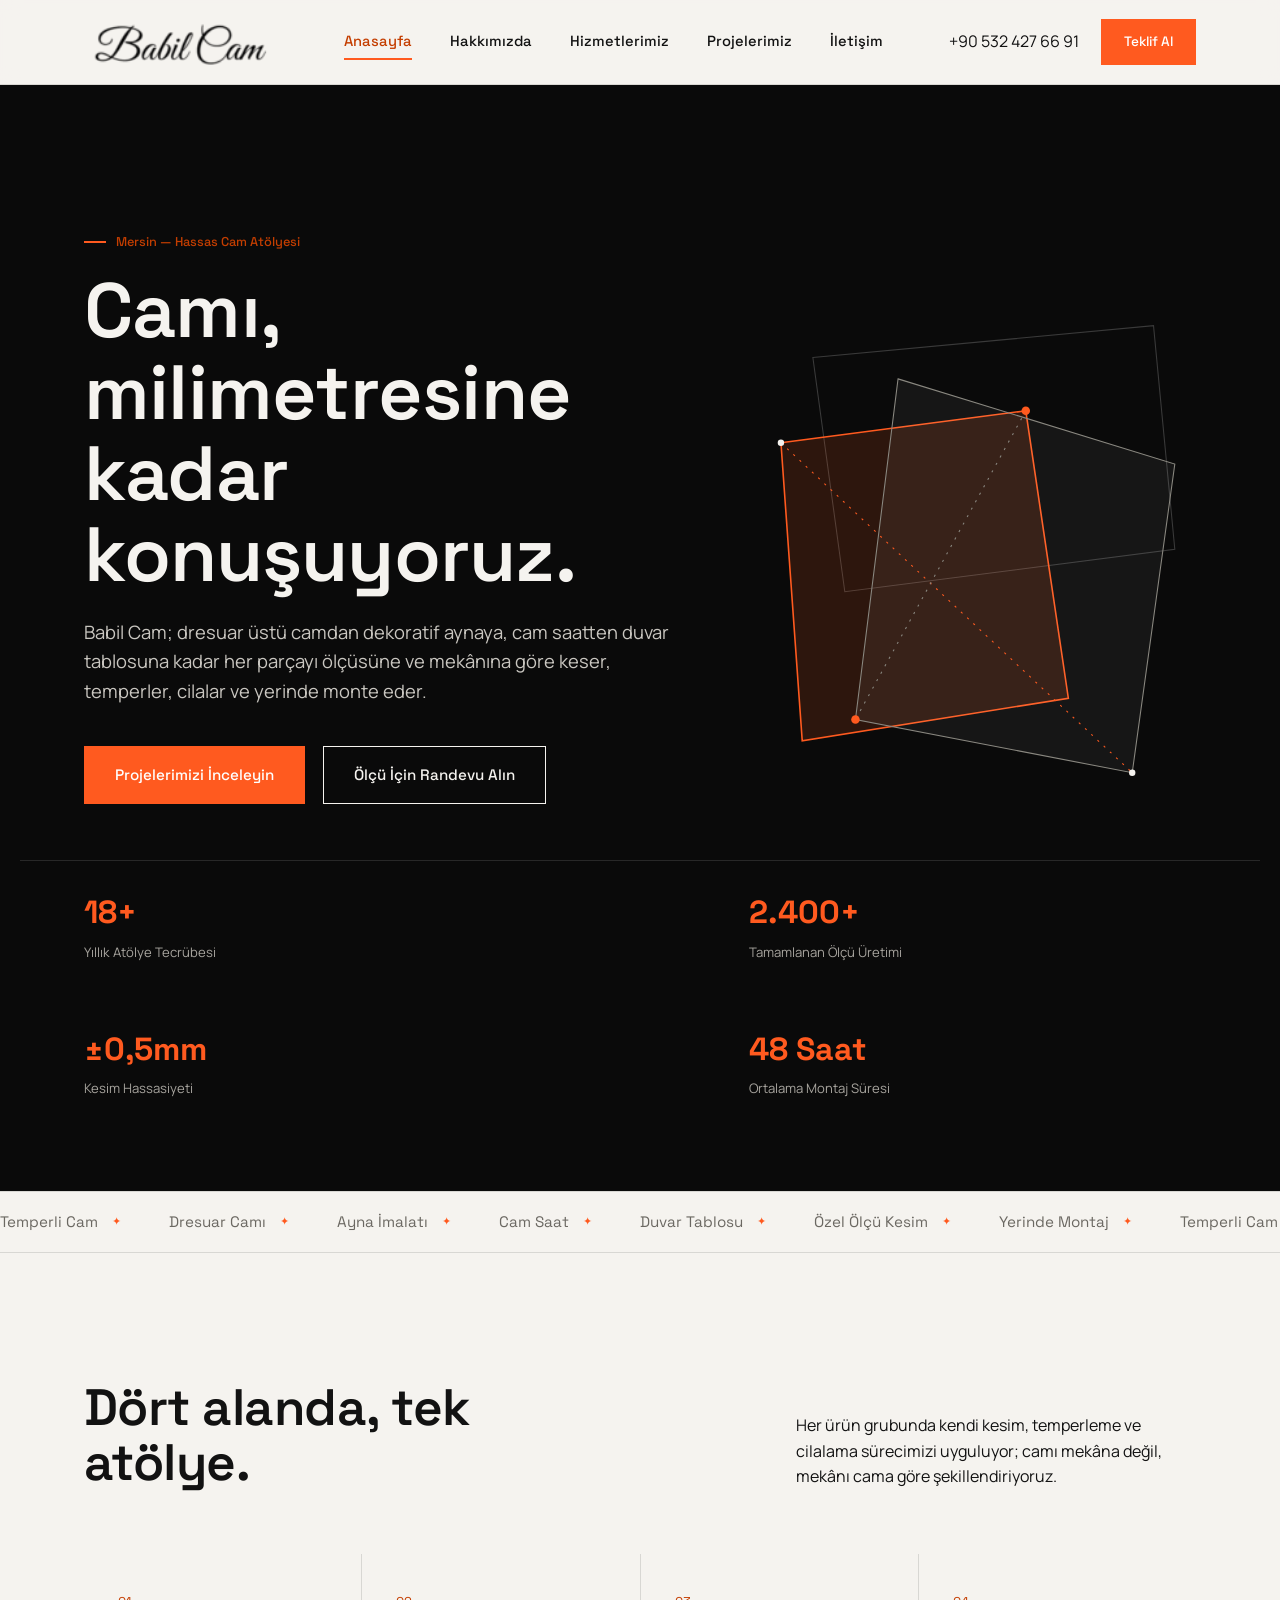
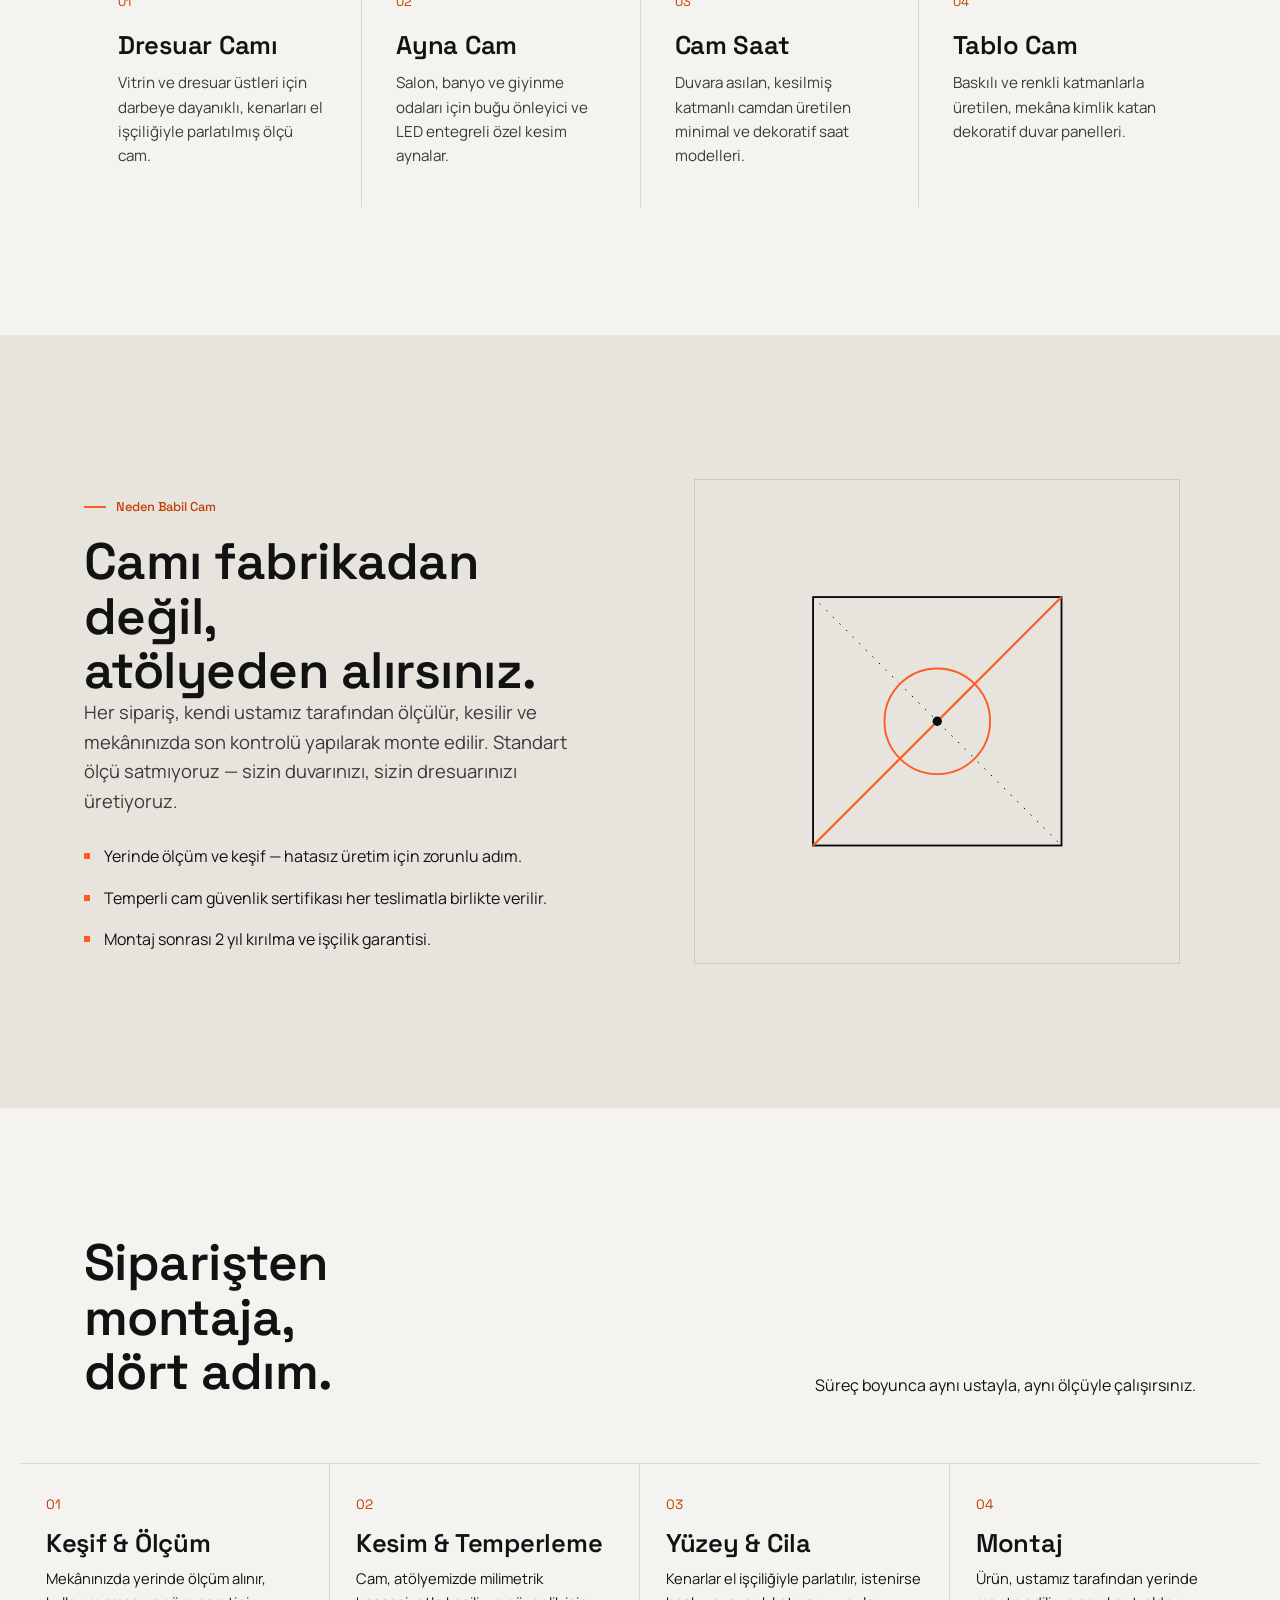
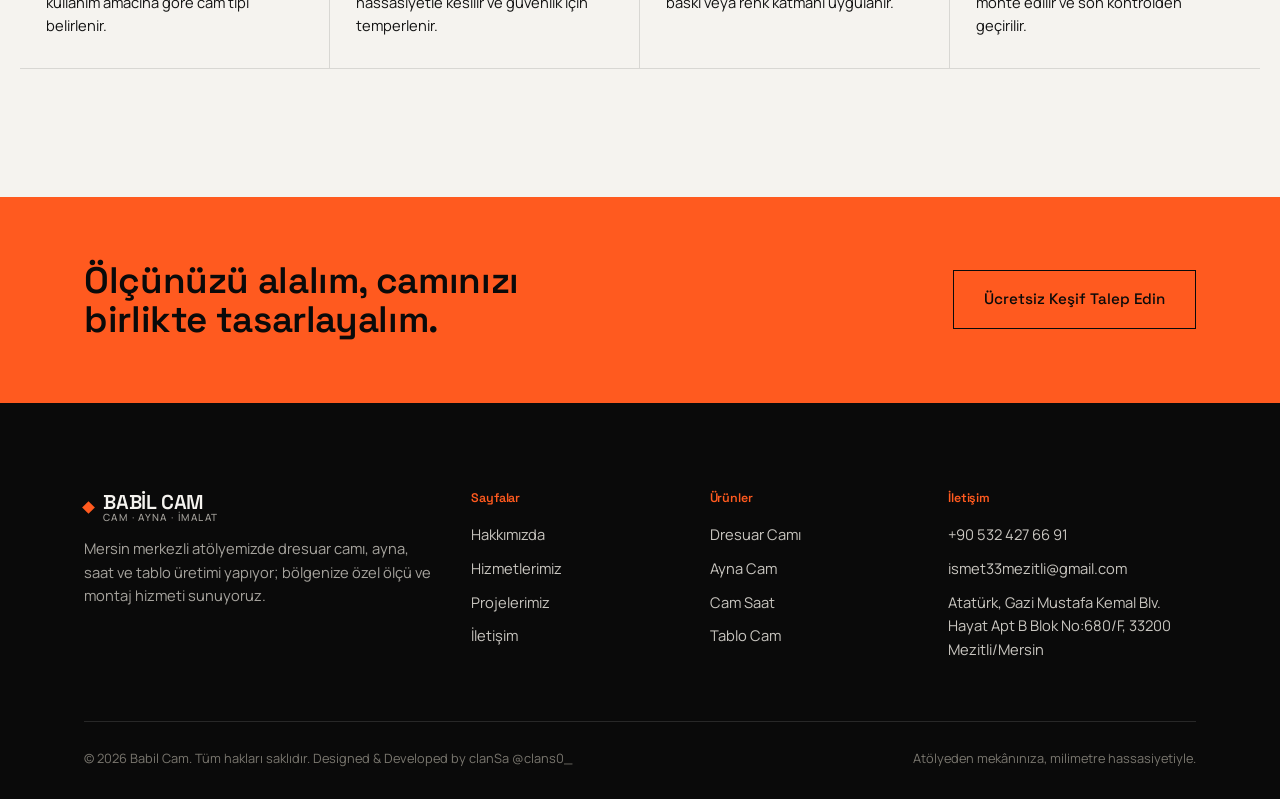
<file: index.html>
<!DOCTYPE html>
<html lang="tr">
<head>
<meta charset="UTF-8">
<meta name="viewport" content="width=device-width, initial-scale=1.0">
<title>Babil Cam — Hassas Cam ve Ayna İmalatı</title>
<meta name="description" content="Babil Cam; dresuar camı, ayna, dekoratif saat ve tablo üretiminde temperli cam işçiliği ile projelerinize özel çözümler sunar.">
<link rel="preconnect" href="https://fonts.googleapis.com">
<link rel="preconnect" href="https://fonts.gstatic.com" crossorigin>
<link href="https://fonts.googleapis.com/css2?family=Space+Grotesk:wght@500;600;700&family=Manrope:wght@400;500;600;700&display=swap" rel="stylesheet">
<link rel="stylesheet" href="style.css">
</head>
<body>

<header class="site-header">
  <div class="wrap">
    <a href="index.html" class="logo">
      <img src="babilcamlogo.webp" alt="Babil Cam" style="height: 48px; width: auto;">
    </a>
    <nav class="nav-main" id="nav-main">
      <a href="index.html" aria-current="page">Anasayfa</a>
      <a href="hakkimizda.html">Hakkımızda</a>
      <a href="hizmetlerimiz.html">Hizmetlerimiz</a>
      <a href="projelerimiz.html">Projelerimiz</a>
      <a href="iletisim.html">İletişim</a>
    </nav>
    <div class="nav-cta">
      <a href="tel:+905324276691">+90 532 427 66 91</a>
      <a href="iletisim.html" class="btn btn-primary">Teklif Al</a>
    </div>
    <button class="nav-toggle" aria-label="Menüyü aç" aria-expanded="false">
      <span></span><span></span><span></span>
    </button>
  </div>
</header>

<main>

  <!-- HERO -->
  <section class="hero">
    <div class="wrap">
      <div class="hero-copy">
        <span class="eyebrow">Mersin — Hassas Cam Atölyesi</span>
        <h1>Camı, milimetresine<br>kadar konuşuyoruz.</h1>
        <p class="lead">Babil Cam; dresuar üstü camdan dekoratif aynaya, cam saatten duvar tablosuna kadar her parçayı ölçüsüne ve mekânına göre keser, temperler, cilalar ve yerinde monte eder.</p>
        <div class="hero-actions">
          <a href="projelerimiz.html" class="btn btn-primary">Projelerimizi İnceleyin</a>
          <a href="iletisim.html" class="btn btn-ghost">Ölçü İçin Randevu Alın</a>
        </div>
      </div>
      <div class="hero-figure" aria-hidden="true">
        <svg viewBox="0 0 420 460" xmlns="http://www.w3.org/2000/svg">
          <polygon points="60,40 380,10 400,220 90,260" fill="none" stroke="#3a3a3a" stroke-width="1"/>
          <polygon points="30,120 260,90 300,360 50,400" fill="#ff5a1f" fill-opacity="0.14" stroke="#ff5a1f" stroke-width="1.5"/>
          <polygon points="140,60 400,140 360,430 100,380" fill="#f5f3ef" fill-opacity="0.05" stroke="#8a8880" stroke-width="1"/>
          <line x1="30" y1="120" x2="360" y2="430" stroke="#ff5a1f" stroke-width="1" stroke-dasharray="2 6"/>
          <line x1="260" y1="90" x2="100" y2="380" stroke="#8a8880" stroke-width="1" stroke-dasharray="2 6"/>
          <circle cx="260" cy="90" r="4" fill="#ff5a1f"/>
          <circle cx="100" cy="380" r="4" fill="#ff5a1f"/>
          <circle cx="30" cy="120" r="3" fill="#f5f3ef"/>
          <circle cx="360" cy="430" r="3" fill="#f5f3ef"/>
        </svg>
      </div>
    </div>

    <div class="hero-stats wrap">
      <div class="stat"><b>18+</b><span>Yıllık Atölye Tecrübesi</span></div>
      <div class="stat"><b>2.400+</b><span>Tamamlanan Ölçü Üretimi</span></div>
      <div class="stat"><b>±0,5mm</b><span>Kesim Hassasiyeti</span></div>
      <div class="stat"><b>48 Saat</b><span>Ortalama Montaj Süresi</span></div>
    </div>
  </section>

  <div class="marquee" aria-hidden="true">
    <div class="marquee-track">
      <span>Temperli Cam</span>
      <span>Dresuar Camı</span>
      <span>Ayna İmalatı</span>
      <span>Cam Saat</span>
      <span>Duvar Tablosu</span>
      <span>Özel Ölçü Kesim</span>
      <span>Yerinde Montaj</span>
    </div>
  </div>

  <!-- ÜRÜN ALANLARI -->
  <section class="section">
    <div class="wrap">
      <div class="section-head" data-reveal>
        <h2>Dört alanda, tek atölye.</h2>
        <p>Her ürün grubunda kendi kesim, temperleme ve cilalama sürecimizi uyguluyor; camı mekâna değil, mekânı cama göre şekillendiriyoruz.</p>
      </div>
      <div class="grid grid-4">
        <div class="panel" data-reveal>
          <span class="panel-num">01</span>
          <h3>Dresuar Camı</h3>
          <p>Vitrin ve dresuar üstleri için darbeye dayanıklı, kenarları el işçiliğiyle parlatılmış ölçü cam.</p>
        </div>
        <div class="panel" data-reveal>
          <span class="panel-num">02</span>
          <h3>Ayna Cam</h3>
          <p>Salon, banyo ve giyinme odaları için buğu önleyici ve LED entegreli özel kesim aynalar.</p>
        </div>
        <div class="panel" data-reveal>
          <span class="panel-num">03</span>
          <h3>Cam Saat</h3>
          <p>Duvara asılan, kesilmiş katmanlı camdan üretilen minimal ve dekoratif saat modelleri.</p>
        </div>
        <div class="panel" data-reveal>
          <span class="panel-num">04</span>
          <h3>Tablo Cam</h3>
          <p>Baskılı ve renkli katmanlarla üretilen, mekâna kimlik katan dekoratif duvar panelleri.</p>
        </div>
      </div>
    </div>
  </section>

  <!-- NEDEN BABİL -->
  <section class="section section--panel">
    <div class="wrap split">
      <div class="split-copy" data-reveal>
        <span class="eyebrow">Neden Babil Cam</span>
        <h2>Camı fabrikadan değil,<br>atölyeden alırsınız.</h2>
        <p class="lead">Her sipariş, kendi ustamız tarafından ölçülür, kesilir ve mekânınızda son kontrolü yapılarak monte edilir. Standart ölçü satmıyoruz — sizin duvarınızı, sizin dresuarınızı üretiyoruz.</p>
        <ul style="margin-top:28px; display:grid; gap:16px;">
          <li style="display:flex; gap:14px; align-items:flex-start;">
            <span style="width:6px;height:6px;background:#ff5a1f;margin-top:9px;flex:none;"></span>
            <span>Yerinde ölçüm ve keşif — hatasız üretim için zorunlu adım.</span>
          </li>
          <li style="display:flex; gap:14px; align-items:flex-start;">
            <span style="width:6px;height:6px;background:#ff5a1f;margin-top:9px;flex:none;"></span>
            <span>Temperli cam güvenlik sertifikası her teslimatla birlikte verilir.</span>
          </li>
          <li style="display:flex; gap:14px; align-items:flex-start;">
            <span style="width:6px;height:6px;background:#ff5a1f;margin-top:9px;flex:none;"></span>
            <span>Montaj sonrası 2 yıl kırılma ve işçilik garantisi.</span>
          </li>
        </ul>
      </div>
      <div class="split-figure" data-reveal aria-hidden="true">
        <svg viewBox="0 0 200 200" xmlns="http://www.w3.org/2000/svg">
          <rect x="20" y="20" width="160" height="160" fill="none" stroke="#0a0a0a" stroke-width="1.2"/>
          <line x1="20" y1="180" x2="180" y2="20" stroke="#ff5a1f" stroke-width="1.4"/>
          <line x1="20" y1="20" x2="180" y2="180" stroke="#0a0a0a" stroke-width="0.6" stroke-dasharray="1 5"/>
          <circle cx="100" cy="100" r="34" fill="none" stroke="#ff5a1f" stroke-width="1.2"/>
          <circle cx="100" cy="100" r="3" fill="#0a0a0a"/>
        </svg>
      </div>
    </div>
  </section>

  <!-- SÜREÇ -->
  <section class="section">
    <div class="wrap">
      <div class="section-head" data-reveal>
        <h2>Siparişten montaja,<br>dört adım.</h2>
        <p>Süreç boyunca aynı ustayla, aynı ölçüyle çalışırsınız.</p>
      </div>
    </div>
    <div class="wrap" style="padding:0;">
      <ul class="process" data-reveal>
        <li><span class="step-num">01</span><h3>Keşif &amp; Ölçüm</h3><p style="font-size:.92rem;margin-top:10px;">Mekânınızda yerinde ölçüm alınır, kullanım amacına göre cam tipi belirlenir.</p></li>
        <li><span class="step-num">02</span><h3>Kesim &amp; Temperleme</h3><p style="font-size:.92rem;margin-top:10px;">Cam, atölyemizde milimetrik hassasiyetle kesilir ve güvenlik için temperlenir.</p></li>
        <li><span class="step-num">03</span><h3>Yüzey &amp; Cila</h3><p style="font-size:.92rem;margin-top:10px;">Kenarlar el işçiliğiyle parlatılır, istenirse baskı veya renk katmanı uygulanır.</p></li>
        <li><span class="step-num">04</span><h3>Montaj</h3><p style="font-size:.92rem;margin-top:10px;">Ürün, ustamız tarafından yerinde monte edilir ve son kontrolden geçirilir.</p></li>
      </ul>
    </div>
  </section>

  <!-- STRIP CTA -->
  <section class="strip">
    <div class="wrap">
      <h2>Ölçünüzü alalım, camınızı birlikte tasarlayalım.</h2>
      <a href="iletisim.html" class="btn" style="border-color:#0a0a0a;">Ücretsiz Keşif Talep Edin</a>
    </div>
  </section>

</main>

<footer class="site-footer">
  <div class="wrap">
    <div class="footer-top">
      <div class="footer-brand">
        <a href="index.html" class="logo" style="color:#f5f3ef;">
          <span class="dot"></span>
          <span class="logo-text">BABİL CAM<span class="sub" style="color:#a7a49e;">CAM · AYNA · İMALAT</span></span>
        </a>
        <p>Mersin merkezli atölyemizde dresuar camı, ayna, saat ve tablo üretimi yapıyor; bölgenize özel ölçü ve montaj hizmeti sunuyoruz.</p>
      </div>
      <div>
        <h4>Sayfalar</h4>
        <ul>
          <li><a href="hakkimizda.html">Hakkımızda</a></li>
          <li><a href="hizmetlerimiz.html">Hizmetlerimiz</a></li>
          <li><a href="projelerimiz.html">Projelerimiz</a></li>
          <li><a href="iletisim.html">İletişim</a></li>
        </ul>
      </div>
      <div>
        <h4>Ürünler</h4>
        <ul>
          <li><a href="projelerimiz.html#dresuar">Dresuar Camı</a></li>
          <li><a href="projelerimiz.html#ayna">Ayna Cam</a></li>
          <li><a href="projelerimiz.html#saat">Cam Saat</a></li>
          <li><a href="projelerimiz.html#tablo">Tablo Cam</a></li>
        </ul>
      </div>
      <div>
        <h4>İletişim</h4>
        <ul>
          <li><a href="tel:+905324276691">+90 532 427 66 91</a></li>
          <li><a href="mailto:ismet33mezitli@gmail.com">ismet33mezitli@gmail.com</a></li>
          <li>Atatürk, Gazi Mustafa Kemal Blv. Hayat Apt B Blok No:680/F, 33200 Mezitli/Mersin</li>
        </ul>
      </div>
    </div>
    <div class="footer-bottom">
      <span>© 2026 Babil Cam. Tüm hakları saklıdır. Designed & Developed by clanSa @clans0_</span>
      <span>Atölyeden mekânınıza, milimetre hassasiyetiyle.</span>
    </div>
  </div>
</footer>

<script src="script.js"></script>
</body>
</html>
</file>
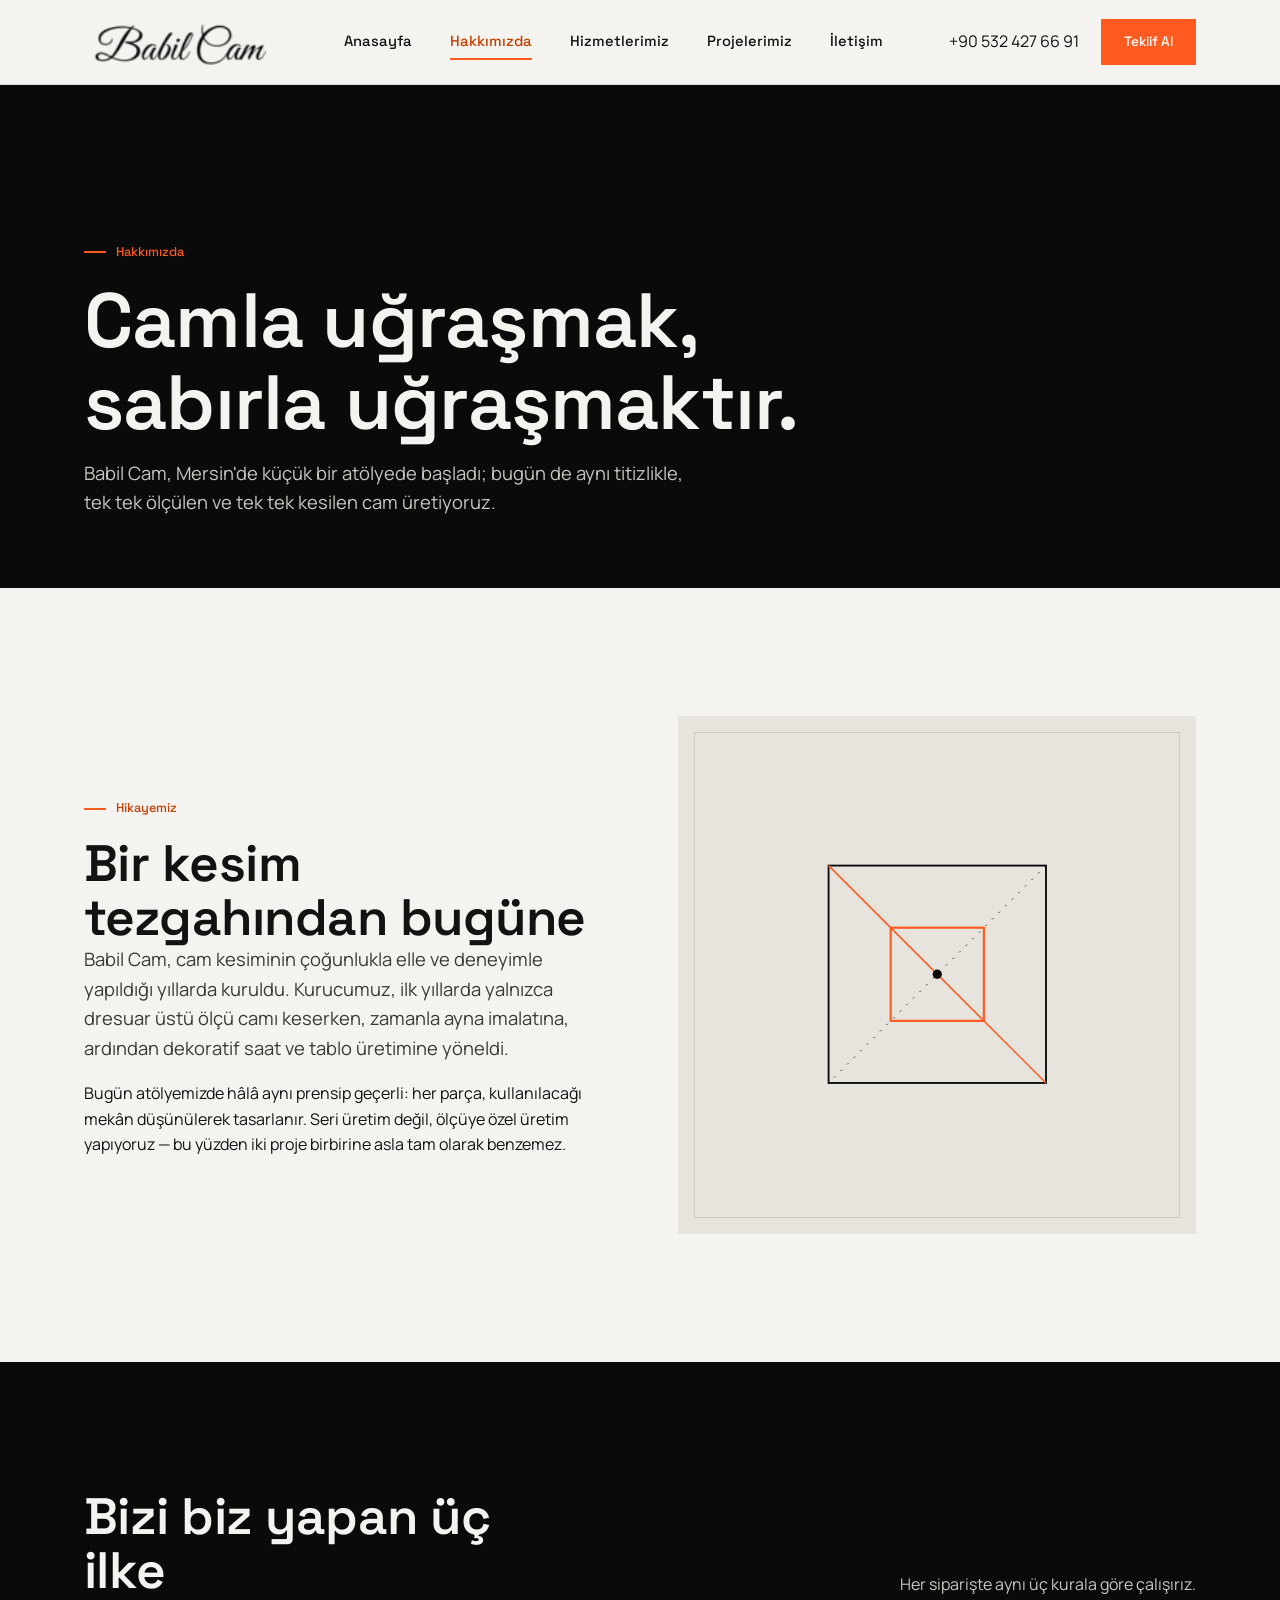
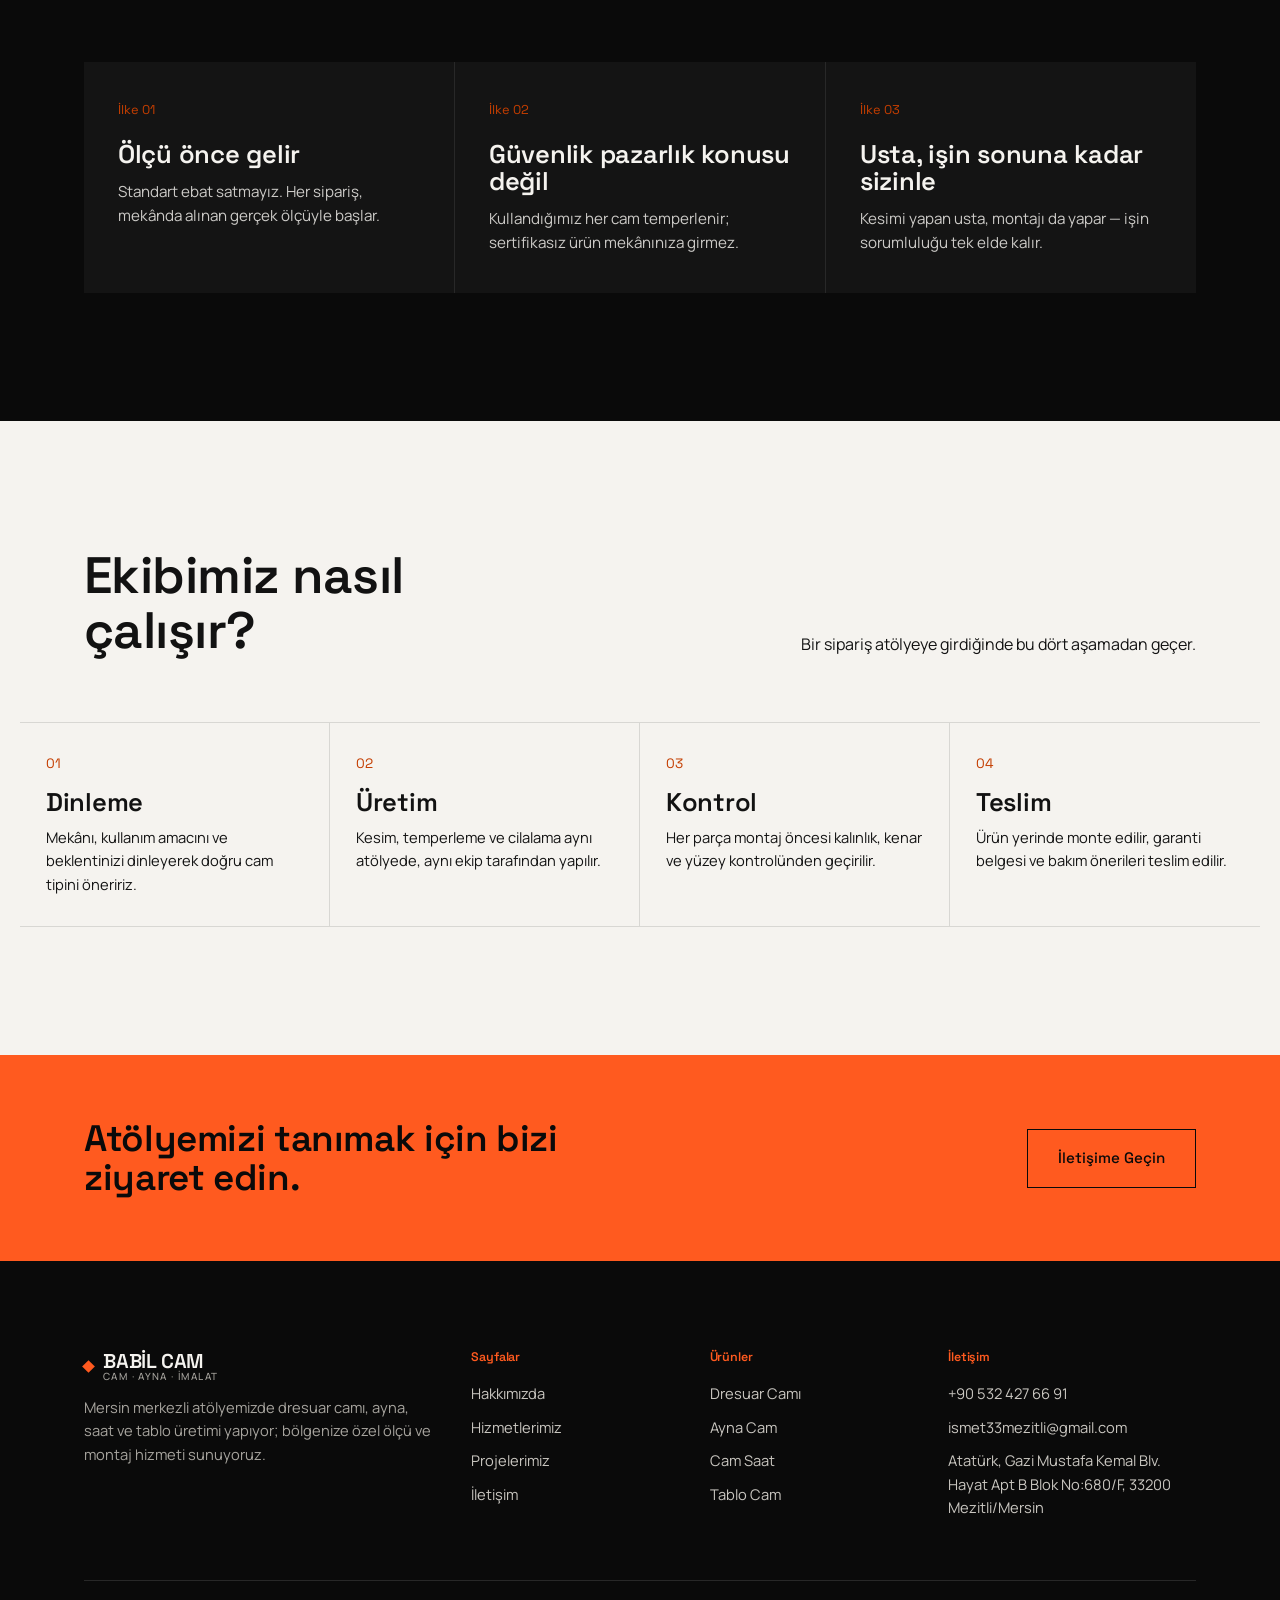
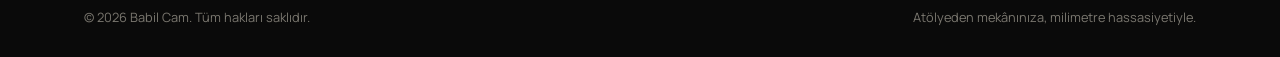
<file: hakkimizda.html>
<!DOCTYPE html>
<html lang="tr">
<head>
<meta charset="UTF-8">
<meta name="viewport" content="width=device-width, initial-scale=1.0">
<title>Hakkımızda — Babil Cam</title>
<meta name="description" content="Babil Cam'ın hikayesi, atölye değerleri ve üretim süreci hakkında bilgi alın.">
<link rel="preconnect" href="https://fonts.googleapis.com">
<link rel="preconnect" href="https://fonts.gstatic.com" crossorigin>
<link href="https://fonts.googleapis.com/css2?family=Space+Grotesk:wght@500;600;700&family=Manrope:wght@400;500;600;700&display=swap" rel="stylesheet">
<link rel="stylesheet" href="style.css">
</head>
<body>

<header class="site-header">
  <div class="wrap">
    <a href="index.html" class="logo">
      <img src="babilcamlogo.webp" alt="Babil Cam" style="height: 48px; width: auto;">
    </a>
    <nav class="nav-main" id="nav-main">
      <a href="index.html">Anasayfa</a>
      <a href="hakkimizda.html" aria-current="page">Hakkımızda</a>
      <a href="hizmetlerimiz.html">Hizmetlerimiz</a>
      <a href="projelerimiz.html">Projelerimiz</a>
      <a href="iletisim.html">İletişim</a>
    </nav>
    <div class="nav-cta">
      <a href="tel:+905324276691">+90 532 427 66 91</a>
      <a href="iletisim.html" class="btn btn-primary">Teklif Al</a>
    </div>
    <button class="nav-toggle" aria-label="Menüyü aç" aria-expanded="false">
      <span></span><span></span><span></span>
    </button>
  </div>
</header>

<main>

  <section class="page-header">
    <div class="wrap">
      <span class="eyebrow">Hakkımızda</span>
      <h1 style="max-width:16ch;">Camla uğraşmak,<br>sabırla uğraşmaktır.</h1>
      <p class="lead" style="max-width:56ch;">Babil Cam, Mersin'de küçük bir atölyede başladı; bugün de aynı titizlikle, tek tek ölçülen ve tek tek kesilen cam üretiyoruz.</p>
    </div>
  </section>

  <section class="section">
    <div class="wrap split">
      <div class="split-copy" data-reveal>
        <span class="eyebrow">Hikayemiz</span>
        <h2>Bir kesim tezgahından bugüne</h2>
        <p class="lead">Babil Cam, cam kesiminin çoğunlukla elle ve deneyimle yapıldığı yıllarda kuruldu. Kurucumuz, ilk yıllarda yalnızca dresuar üstü ölçü camı keserken, zamanla ayna imalatına, ardından dekoratif saat ve tablo üretimine yöneldi.</p>
        <p style="margin-top:18px;">Bugün atölyemizde hâlâ aynı prensip geçerli: her parça, kullanılacağı mekân düşünülerek tasarlanır. Seri üretim değil, ölçüye özel üretim yapıyoruz — bu yüzden iki proje birbirine asla tam olarak benzemez.</p>
      </div>
      <div class="split-figure" data-reveal aria-hidden="true">
        <svg viewBox="0 0 200 200" xmlns="http://www.w3.org/2000/svg">
          <rect x="30" y="30" width="140" height="140" fill="none" stroke="#0a0a0a" stroke-width="1.2"/>
          <line x1="30" y1="30" x2="170" y2="170" stroke="#ff5a1f" stroke-width="1"/>
          <line x1="170" y1="30" x2="30" y2="170" stroke="#0a0a0a" stroke-width="0.6" stroke-dasharray="1 5"/>
          <rect x="70" y="70" width="60" height="60" fill="none" stroke="#ff5a1f" stroke-width="1.4"/>
          <circle cx="100" cy="100" r="3" fill="#0a0a0a"/>
        </svg>
      </div>
    </div>
  </section>

  <section class="section section--dark">
    <div class="wrap">
      <div class="section-head" data-reveal>
        <h2>Bizi biz yapan üç ilke</h2>
        <p style="color:#c9c6c0;">Her siparişte aynı üç kurala göre çalışırız.</p>
      </div>
      <div class="grid grid-3" style="background:rgba(255,255,255,0.12);">
        <div class="panel" style="background:#141414;color:#f5f3ef;" data-reveal>
          <span class="panel-num">İlke 01</span>
          <h3>Ölçü önce gelir</h3>
          <p>Standart ebat satmayız. Her sipariş, mekânda alınan gerçek ölçüyle başlar.</p>
        </div>
        <div class="panel" style="background:#141414;color:#f5f3ef;" data-reveal>
          <span class="panel-num">İlke 02</span>
          <h3>Güvenlik pazarlık konusu değil</h3>
          <p>Kullandığımız her cam temperlenir; sertifikasız ürün mekânınıza girmez.</p>
        </div>
        <div class="panel" style="background:#141414;color:#f5f3ef;" data-reveal>
          <span class="panel-num">İlke 03</span>
          <h3>Usta, işin sonuna kadar sizinle</h3>
          <p>Kesimi yapan usta, montajı da yapar — işin sorumluluğu tek elde kalır.</p>
        </div>
      </div>
    </div>
  </section>

  <section class="section">
    <div class="wrap">
      <div class="section-head" data-reveal>
        <h2>Ekibimiz nasıl çalışır?</h2>
        <p>Bir sipariş atölyeye girdiğinde bu dört aşamadan geçer.</p>
      </div>
    </div>
    <div class="wrap" style="padding:0;">
      <ul class="process" data-reveal>
        <li><span class="step-num">01</span><h3>Dinleme</h3><p style="font-size:.92rem;margin-top:10px;">Mekânı, kullanım amacını ve beklentinizi dinleyerek doğru cam tipini öneririz.</p></li>
        <li><span class="step-num">02</span><h3>Üretim</h3><p style="font-size:.92rem;margin-top:10px;">Kesim, temperleme ve cilalama aynı atölyede, aynı ekip tarafından yapılır.</p></li>
        <li><span class="step-num">03</span><h3>Kontrol</h3><p style="font-size:.92rem;margin-top:10px;">Her parça montaj öncesi kalınlık, kenar ve yüzey kontrolünden geçirilir.</p></li>
        <li><span class="step-num">04</span><h3>Teslim</h3><p style="font-size:.92rem;margin-top:10px;">Ürün yerinde monte edilir, garanti belgesi ve bakım önerileri teslim edilir.</p></li>
      </ul>
    </div>
  </section>

  <section class="strip">
    <div class="wrap">
      <h2>Atölyemizi tanımak için bizi ziyaret edin.</h2>
      <a href="iletisim.html" class="btn" style="border-color:#0a0a0a;">İletişime Geçin</a>
    </div>
  </section>

</main>

<footer class="site-footer">
  <div class="wrap">
    <div class="footer-top">
      <div class="footer-brand">
        <a href="index.html" class="logo" style="color:#f5f3ef;">
          <span class="dot"></span>
          <span class="logo-text">BABİL CAM<span class="sub" style="color:#a7a49e;">CAM · AYNA · İMALAT</span></span>
        </a>
        <p>Mersin merkezli atölyemizde dresuar camı, ayna, saat ve tablo üretimi yapıyor; bölgenize özel ölçü ve montaj hizmeti sunuyoruz.</p>
      </div>
      <div>
        <h4>Sayfalar</h4>
        <ul>
          <li><a href="hakkimizda.html">Hakkımızda</a></li>
          <li><a href="hizmetlerimiz.html">Hizmetlerimiz</a></li>
          <li><a href="projelerimiz.html">Projelerimiz</a></li>
          <li><a href="iletisim.html">İletişim</a></li>
        </ul>
      </div>
      <div>
        <h4>Ürünler</h4>
        <ul>
          <li><a href="projelerimiz.html#dresuar">Dresuar Camı</a></li>
          <li><a href="projelerimiz.html#ayna">Ayna Cam</a></li>
          <li><a href="projelerimiz.html#saat">Cam Saat</a></li>
          <li><a href="projelerimiz.html#tablo">Tablo Cam</a></li>
        </ul>
      </div>
      <div>
        <h4>İletişim</h4>
        <ul>
          <li><a href="tel:+905324276691">+90 532 427 66 91</a></li>
          <li><a href="mailto:ismet33mezitli@gmail.com">ismet33mezitli@gmail.com</a></li>
          <li>Atatürk, Gazi Mustafa Kemal Blv. Hayat Apt B Blok No:680/F, 33200 Mezitli/Mersin</li>
        </ul>
      </div>
    </div>
    <div class="footer-bottom">
      <span>© 2026 Babil Cam. Tüm hakları saklıdır.</span>
      <span>Atölyeden mekânınıza, milimetre hassasiyetiyle.</span>
    </div>
  </div>
</footer>

<script src="script.js"></script>
</body>
</html>
</file>
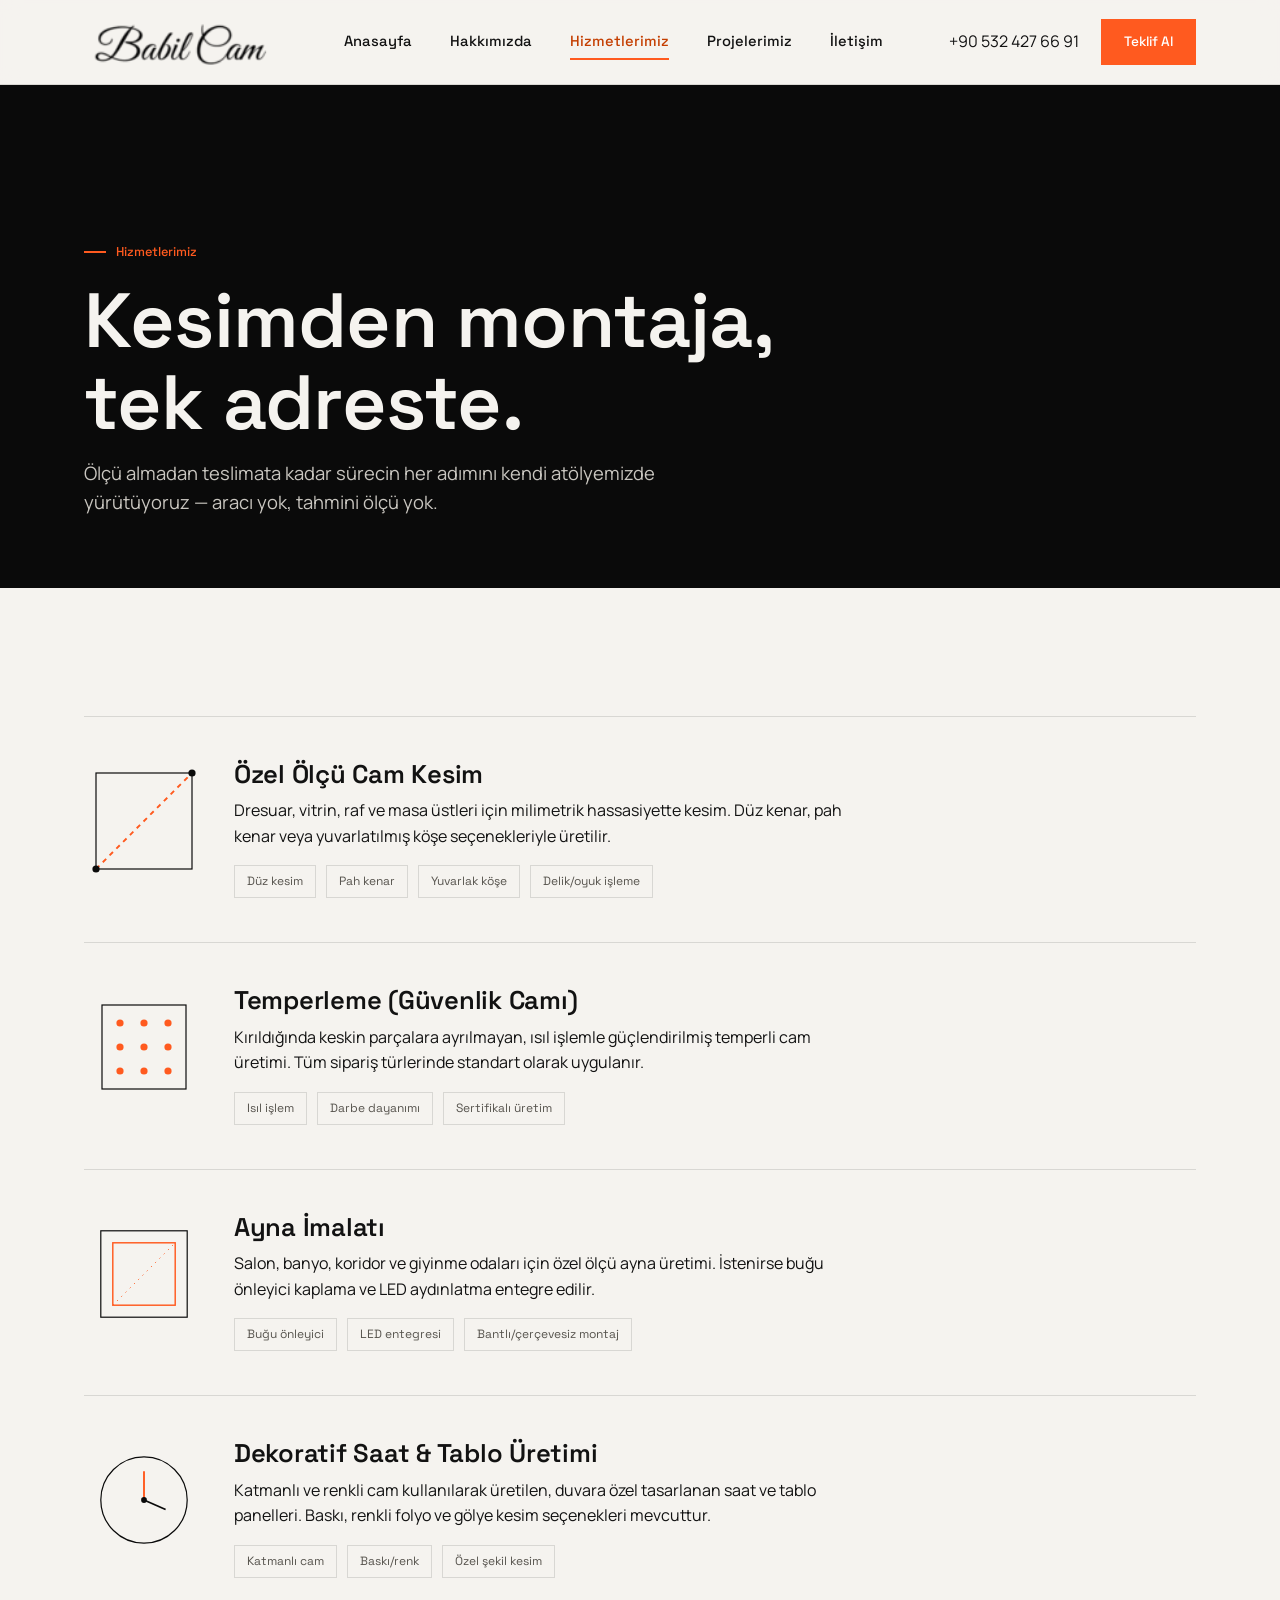
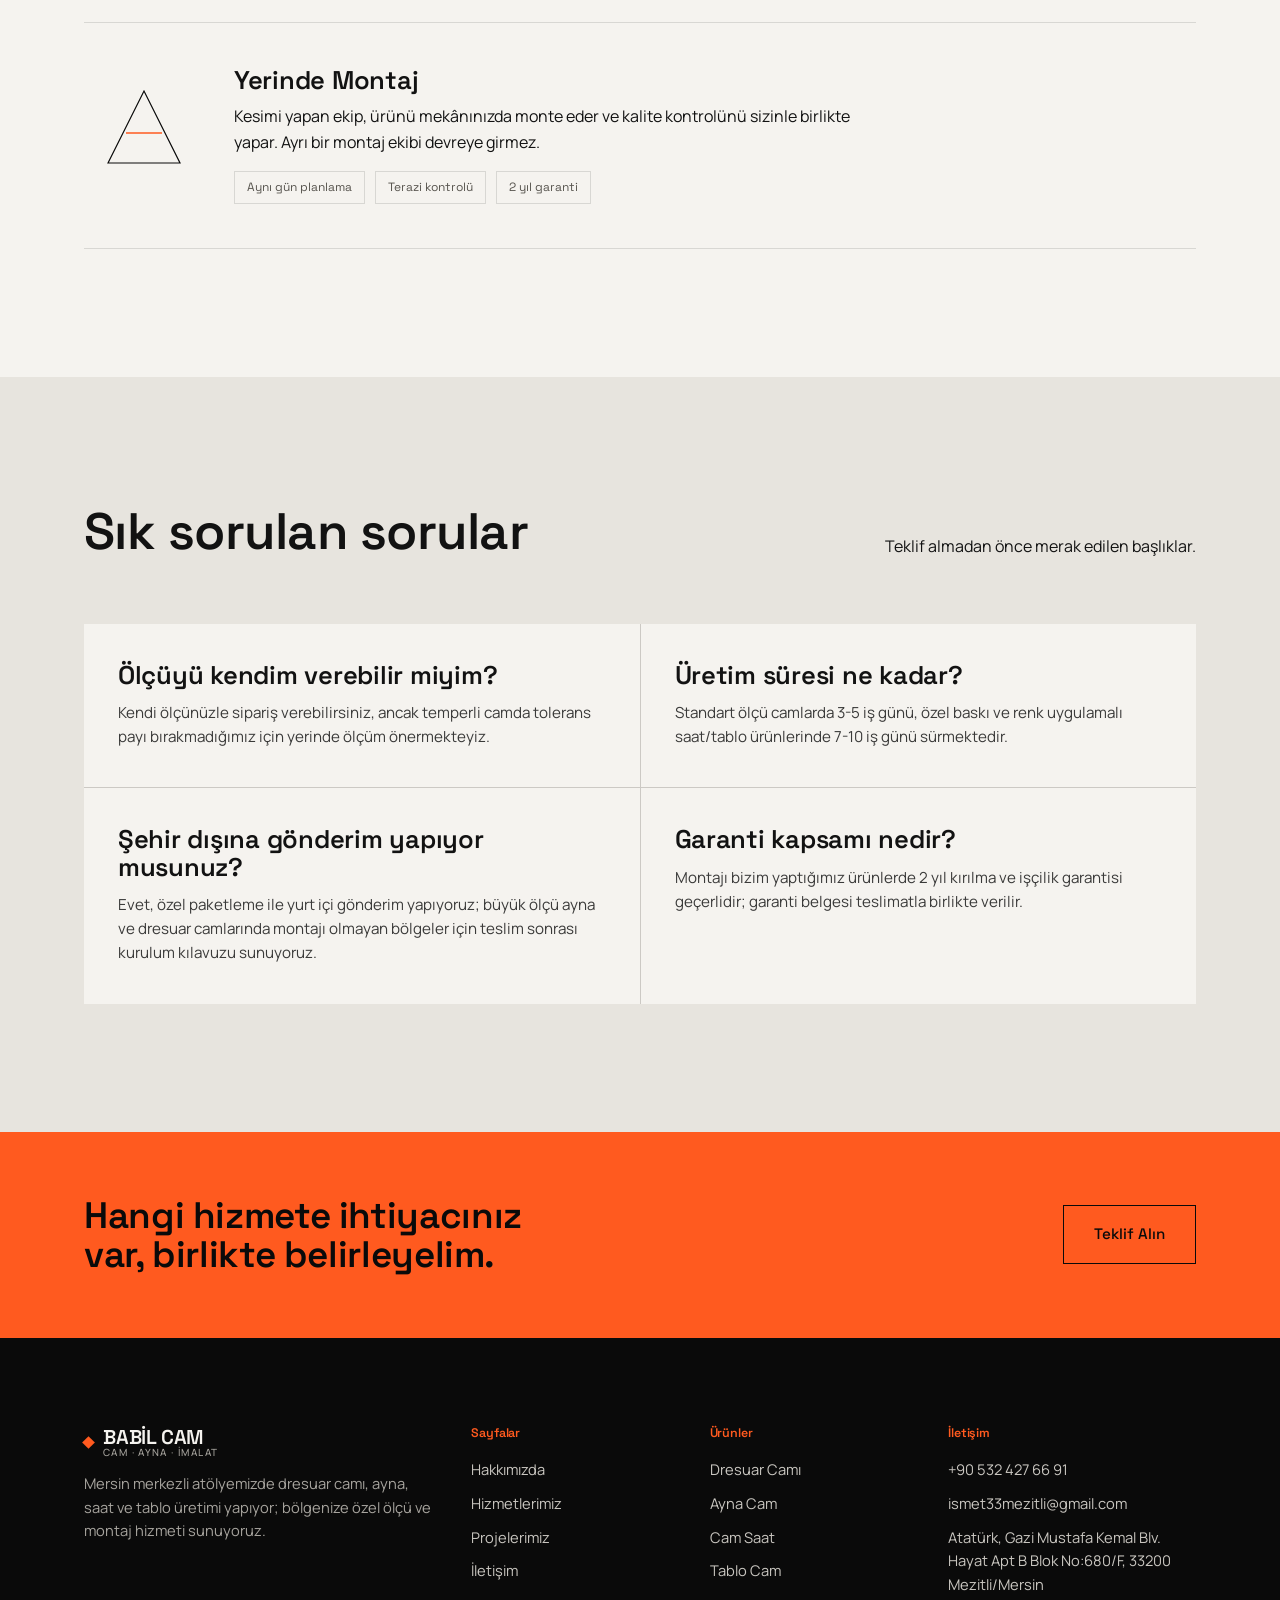
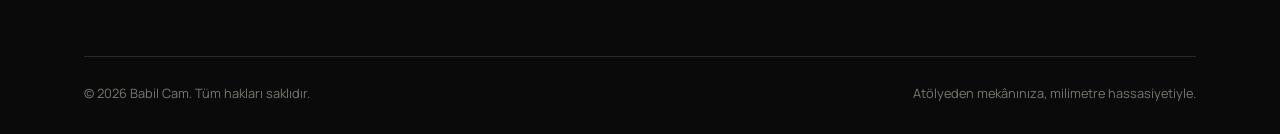
<file: hizmetlerimiz.html>
<!DOCTYPE html>
<html lang="tr">
<head>
<meta charset="UTF-8">
<meta name="viewport" content="width=device-width, initial-scale=1.0">
<title>Hizmetlerimiz — Babil Cam</title>
<meta name="description" content="Cam kesimi, temperleme, ayna imalatı, özel ölçü üretim ve montaj dahil Babil Cam hizmetleri.">
<link rel="preconnect" href="https://fonts.googleapis.com">
<link rel="preconnect" href="https://fonts.gstatic.com" crossorigin>
<link href="https://fonts.googleapis.com/css2?family=Space+Grotesk:wght@500;600;700&family=Manrope:wght@400;500;600;700&display=swap" rel="stylesheet">
<link rel="stylesheet" href="style.css">
<style>
  .svc{
    display:grid;
    grid-template-columns: 120px 1fr;
    gap: 30px;
    padding: 44px 0;
    border-top: 1px solid var(--line-dark);
    align-items:start;
  }
  .svc:last-child{ border-bottom: 1px solid var(--line-dark); }
  .svc-icon{ width:100%; }
  .svc h3{ margin-bottom: 10px; }
  .svc ul.tags{ display:flex; gap:10px; flex-wrap:wrap; margin-top:16px; }
  .svc ul.tags li{
    font-family: var(--font-head);
    font-size: 0.75rem;
    padding: 6px 12px;
    border: 1px solid var(--line-dark);
    color: #57544e;
  }
  @media (max-width:640px){
    .svc{ grid-template-columns: 60px 1fr; }
  }
</style>
</head>
<body>

<header class="site-header">
  <div class="wrap">
    <a href="index.html" class="logo">
      <img src="babilcamlogo.webp" alt="Babil Cam" style="height: 48px; width: auto;">
    </a>
    <nav class="nav-main" id="nav-main">
      <a href="index.html">Anasayfa</a>
      <a href="hakkimizda.html">Hakkımızda</a>
      <a href="hizmetlerimiz.html" aria-current="page">Hizmetlerimiz</a>
      <a href="projelerimiz.html">Projelerimiz</a>
      <a href="iletisim.html">İletişim</a>
    </nav>
    <div class="nav-cta">
      <a href="tel:+905324276691">+90 532 427 66 91</a>
      <a href="iletisim.html" class="btn btn-primary">Teklif Al</a>
    </div>
    <button class="nav-toggle" aria-label="Menüyü aç" aria-expanded="false">
      <span></span><span></span><span></span>
    </button>
  </div>
</header>

<main>

  <section class="page-header">
    <div class="wrap">
      <span class="eyebrow">Hizmetlerimiz</span>
      <h1 style="max-width:18ch;">Kesimden montaja,<br>tek adreste.</h1>
      <p class="lead" style="max-width:56ch;">Ölçü almadan teslimata kadar sürecin her adımını kendi atölyemizde yürütüyoruz — aracı yok, tahmini ölçü yok.</p>
    </div>
  </section>

  <section class="section">
    <div class="wrap">

      <div class="svc" data-reveal>
        <svg class="svc-icon" viewBox="0 0 100 100" xmlns="http://www.w3.org/2000/svg" aria-hidden="true">
          <rect x="10" y="10" width="80" height="80" fill="none" stroke="#0a0a0a" stroke-width="1"/>
          <line x1="10" y1="90" x2="90" y2="10" stroke="#ff5a1f" stroke-width="1.6" stroke-dasharray="4 4"/>
          <circle cx="10" cy="90" r="3" fill="#0a0a0a"/>
          <circle cx="90" cy="10" r="3" fill="#0a0a0a"/>
        </svg>
        <div>
          <h3>Özel Ölçü Cam Kesim</h3>
          <p>Dresuar, vitrin, raf ve masa üstleri için milimetrik hassasiyette kesim. Düz kenar, pah kenar veya yuvarlatılmış köşe seçenekleriyle üretilir.</p>
          <ul class="tags">
            <li>Düz kesim</li><li>Pah kenar</li><li>Yuvarlak köşe</li><li>Delik/oyuk işleme</li>
          </ul>
        </div>
      </div>

      <div class="svc" data-reveal>
        <svg class="svc-icon" viewBox="0 0 100 100" xmlns="http://www.w3.org/2000/svg" aria-hidden="true">
          <rect x="15" y="15" width="70" height="70" fill="none" stroke="#0a0a0a" stroke-width="1"/>
          <circle cx="30" cy="30" r="3" fill="#ff5a1f"/>
          <circle cx="50" cy="30" r="3" fill="#ff5a1f"/>
          <circle cx="70" cy="30" r="3" fill="#ff5a1f"/>
          <circle cx="30" cy="50" r="3" fill="#ff5a1f"/>
          <circle cx="50" cy="50" r="3" fill="#ff5a1f"/>
          <circle cx="70" cy="50" r="3" fill="#ff5a1f"/>
          <circle cx="30" cy="70" r="3" fill="#ff5a1f"/>
          <circle cx="50" cy="70" r="3" fill="#ff5a1f"/>
          <circle cx="70" cy="70" r="3" fill="#ff5a1f"/>
        </svg>
        <div>
          <h3>Temperleme (Güvenlik Camı)</h3>
          <p>Kırıldığında keskin parçalara ayrılmayan, ısıl işlemle güçlendirilmiş temperli cam üretimi. Tüm sipariş türlerinde standart olarak uygulanır.</p>
          <ul class="tags">
            <li>Isıl işlem</li><li>Darbe dayanımı</li><li>Sertifikalı üretim</li>
          </ul>
        </div>
      </div>

      <div class="svc" data-reveal>
        <svg class="svc-icon" viewBox="0 0 100 100" xmlns="http://www.w3.org/2000/svg" aria-hidden="true">
          <rect x="14" y="14" width="72" height="72" fill="none" stroke="#0a0a0a" stroke-width="1"/>
          <rect x="24" y="24" width="52" height="52" fill="none" stroke="#ff5a1f" stroke-width="1.2"/>
          <line x1="24" y1="76" x2="76" y2="24" stroke="#ff5a1f" stroke-width="0.8" stroke-dasharray="1 4"/>
        </svg>
        <div>
          <h3>Ayna İmalatı</h3>
          <p>Salon, banyo, koridor ve giyinme odaları için özel ölçü ayna üretimi. İstenirse buğu önleyici kaplama ve LED aydınlatma entegre edilir.</p>
          <ul class="tags">
            <li>Buğu önleyici</li><li>LED entegresi</li><li>Bantlı/çerçevesiz montaj</li>
          </ul>
        </div>
      </div>

      <div class="svc" data-reveal>
        <svg class="svc-icon" viewBox="0 0 100 100" xmlns="http://www.w3.org/2000/svg" aria-hidden="true">
          <circle cx="50" cy="50" r="36" fill="none" stroke="#0a0a0a" stroke-width="1"/>
          <line x1="50" y1="50" x2="50" y2="26" stroke="#ff5a1f" stroke-width="1.6"/>
          <line x1="50" y1="50" x2="68" y2="58" stroke="#0a0a0a" stroke-width="1.4"/>
          <circle cx="50" cy="50" r="2.4" fill="#0a0a0a"/>
        </svg>
        <div>
          <h3>Dekoratif Saat &amp; Tablo Üretimi</h3>
          <p>Katmanlı ve renkli cam kullanılarak üretilen, duvara özel tasarlanan saat ve tablo panelleri. Baskı, renkli folyo ve gölye kesim seçenekleri mevcuttur.</p>
          <ul class="tags">
            <li>Katmanlı cam</li><li>Baskı/renk</li><li>Özel şekil kesim</li>
          </ul>
        </div>
      </div>

      <div class="svc" data-reveal>
        <svg class="svc-icon" viewBox="0 0 100 100" xmlns="http://www.w3.org/2000/svg" aria-hidden="true">
          <path d="M20 80 L50 20 L80 80 Z" fill="none" stroke="#0a0a0a" stroke-width="1"/>
          <line x1="35" y1="55" x2="65" y2="55" stroke="#ff5a1f" stroke-width="1.4"/>
        </svg>
        <div>
          <h3>Yerinde Montaj</h3>
          <p>Kesimi yapan ekip, ürünü mekânınızda monte eder ve kalite kontrolünü sizinle birlikte yapar. Ayrı bir montaj ekibi devreye girmez.</p>
          <ul class="tags">
            <li>Aynı gün planlama</li><li>Terazi kontrolü</li><li>2 yıl garanti</li>
          </ul>
        </div>
      </div>

    </div>
  </section>

  <section class="section section--panel">
    <div class="wrap">
      <div class="section-head" data-reveal>
        <h2>Sık sorulan sorular</h2>
        <p>Teklif almadan önce merak edilen başlıklar.</p>
      </div>
      <div class="grid grid-2">
        <div class="panel" data-reveal>
          <h3>Ölçüyü kendim verebilir miyim?</h3>
          <p>Kendi ölçünüzle sipariş verebilirsiniz, ancak temperli camda tolerans payı bırakmadığımız için yerinde ölçüm önermekteyiz.</p>
        </div>
        <div class="panel" data-reveal>
          <h3>Üretim süresi ne kadar?</h3>
          <p>Standart ölçü camlarda 3-5 iş günü, özel baskı ve renk uygulamalı saat/tablo ürünlerinde 7-10 iş günü sürmektedir.</p>
        </div>
        <div class="panel" data-reveal>
          <h3>Şehir dışına gönderim yapıyor musunuz?</h3>
          <p>Evet, özel paketleme ile yurt içi gönderim yapıyoruz; büyük ölçü ayna ve dresuar camlarında montajı olmayan bölgeler için teslim sonrası kurulum kılavuzu sunuyoruz.</p>
        </div>
        <div class="panel" data-reveal>
          <h3>Garanti kapsamı nedir?</h3>
          <p>Montajı bizim yaptığımız ürünlerde 2 yıl kırılma ve işçilik garantisi geçerlidir; garanti belgesi teslimatla birlikte verilir.</p>
        </div>
      </div>
    </div>
  </section>

  <section class="strip">
    <div class="wrap">
      <h2>Hangi hizmete ihtiyacınız var, birlikte belirleyelim.</h2>
      <a href="iletisim.html" class="btn" style="border-color:#0a0a0a;">Teklif Alın</a>
    </div>
  </section>

</main>

<footer class="site-footer">
  <div class="wrap">
    <div class="footer-top">
      <div class="footer-brand">
        <a href="index.html" class="logo" style="color:#f5f3ef;">
          <span class="dot"></span>
          <span class="logo-text">BABİL CAM<span class="sub" style="color:#a7a49e;">CAM · AYNA · İMALAT</span></span>
        </a>
        <p>Mersin merkezli atölyemizde dresuar camı, ayna, saat ve tablo üretimi yapıyor; bölgenize özel ölçü ve montaj hizmeti sunuyoruz.</p>
      </div>
      <div>
        <h4>Sayfalar</h4>
        <ul>
          <li><a href="hakkimizda.html">Hakkımızda</a></li>
          <li><a href="hizmetlerimiz.html">Hizmetlerimiz</a></li>
          <li><a href="projelerimiz.html">Projelerimiz</a></li>
          <li><a href="iletisim.html">İletişim</a></li>
        </ul>
      </div>
      <div>
        <h4>Ürünler</h4>
        <ul>
          <li><a href="projelerimiz.html#dresuar">Dresuar Camı</a></li>
          <li><a href="projelerimiz.html#ayna">Ayna Cam</a></li>
          <li><a href="projelerimiz.html#saat">Cam Saat</a></li>
          <li><a href="projelerimiz.html#tablo">Tablo Cam</a></li>
        </ul>
      </div>
      <div>
        <h4>İletişim</h4>
        <ul>
          <li><a href="tel:+905324276691">+90 532 427 66 91</a></li>
          <li><a href="mailto:ismet33mezitli@gmail.com">ismet33mezitli@gmail.com</a></li>
          <li>Atatürk, Gazi Mustafa Kemal Blv. Hayat Apt B Blok No:680/F, 33200 Mezitli/Mersin</li>
        </ul>
      </div>
    </div>
    <div class="footer-bottom">
      <span>© 2026 Babil Cam. Tüm hakları saklıdır.</span>
      <span>Atölyeden mekânınıza, milimetre hassasiyetiyle.</span>
    </div>
  </div>
</footer>

<script src="script.js"></script>
</body>
</html>
</file>
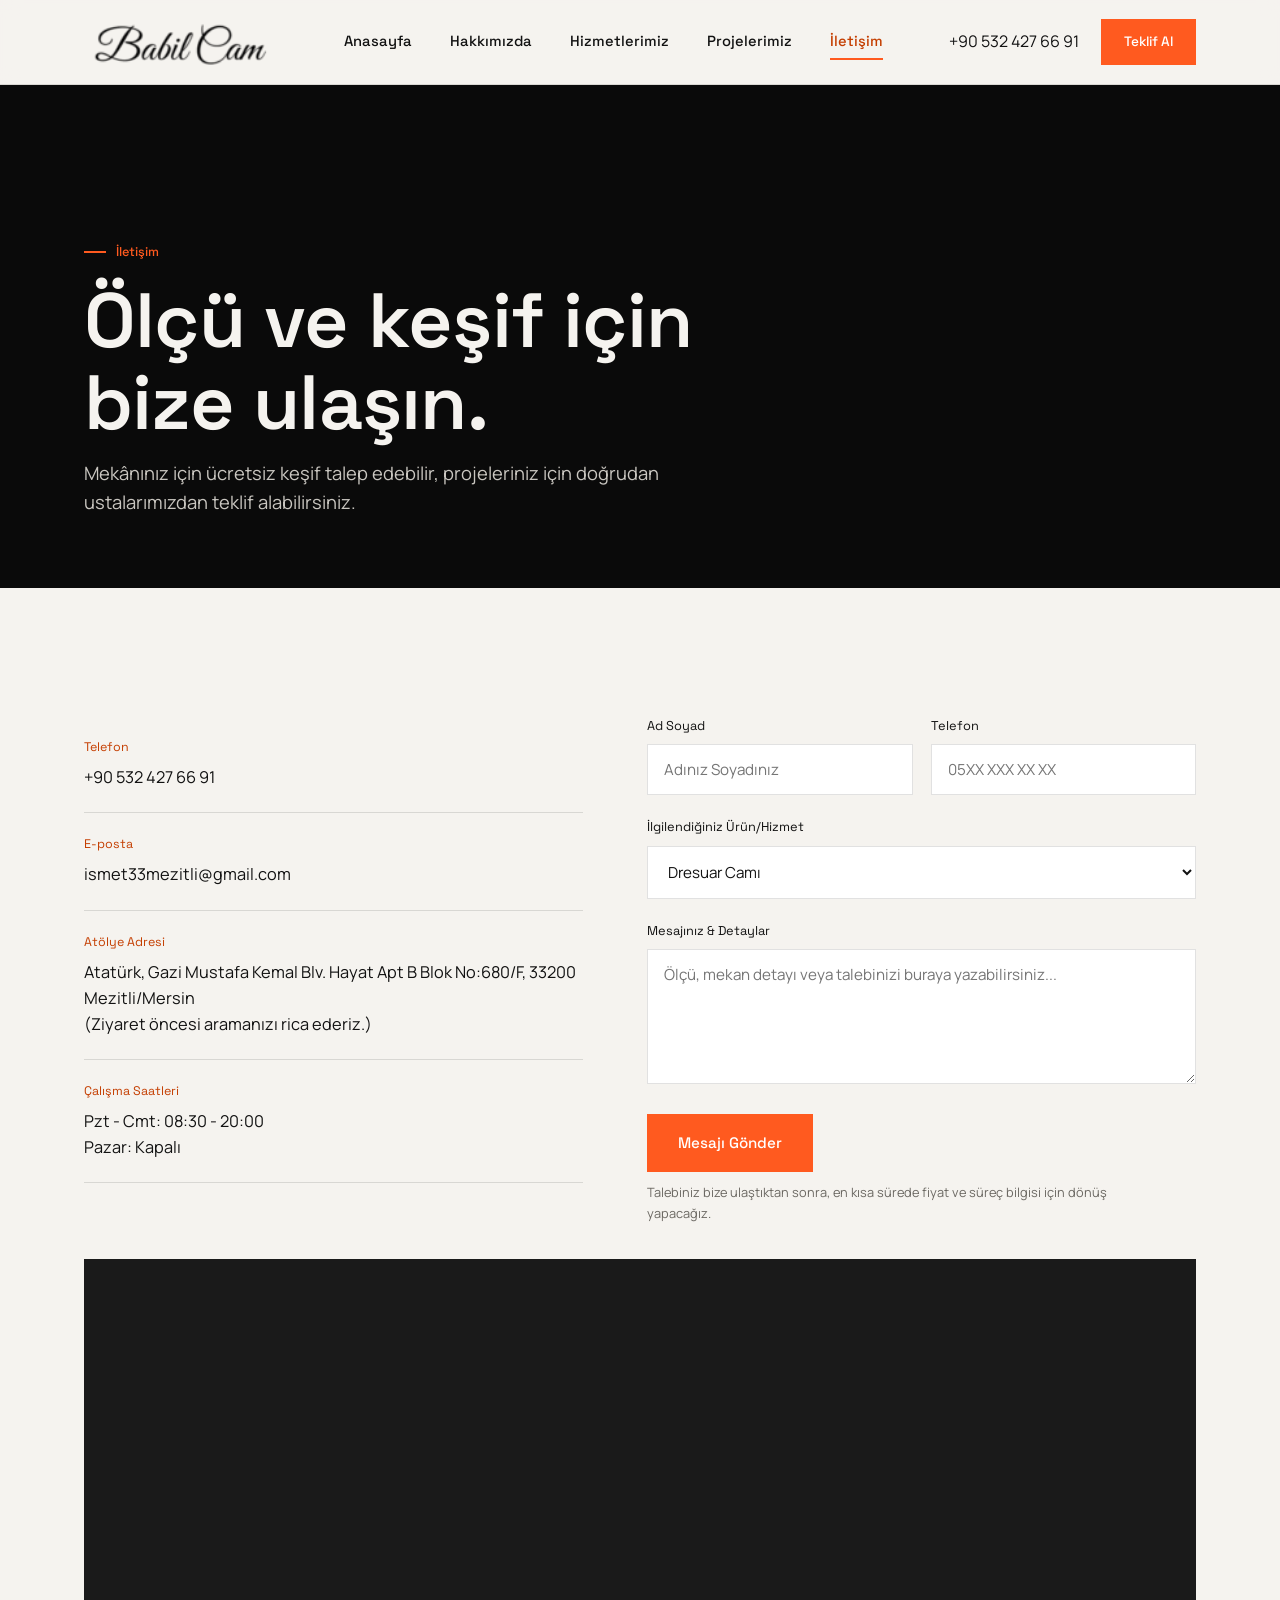
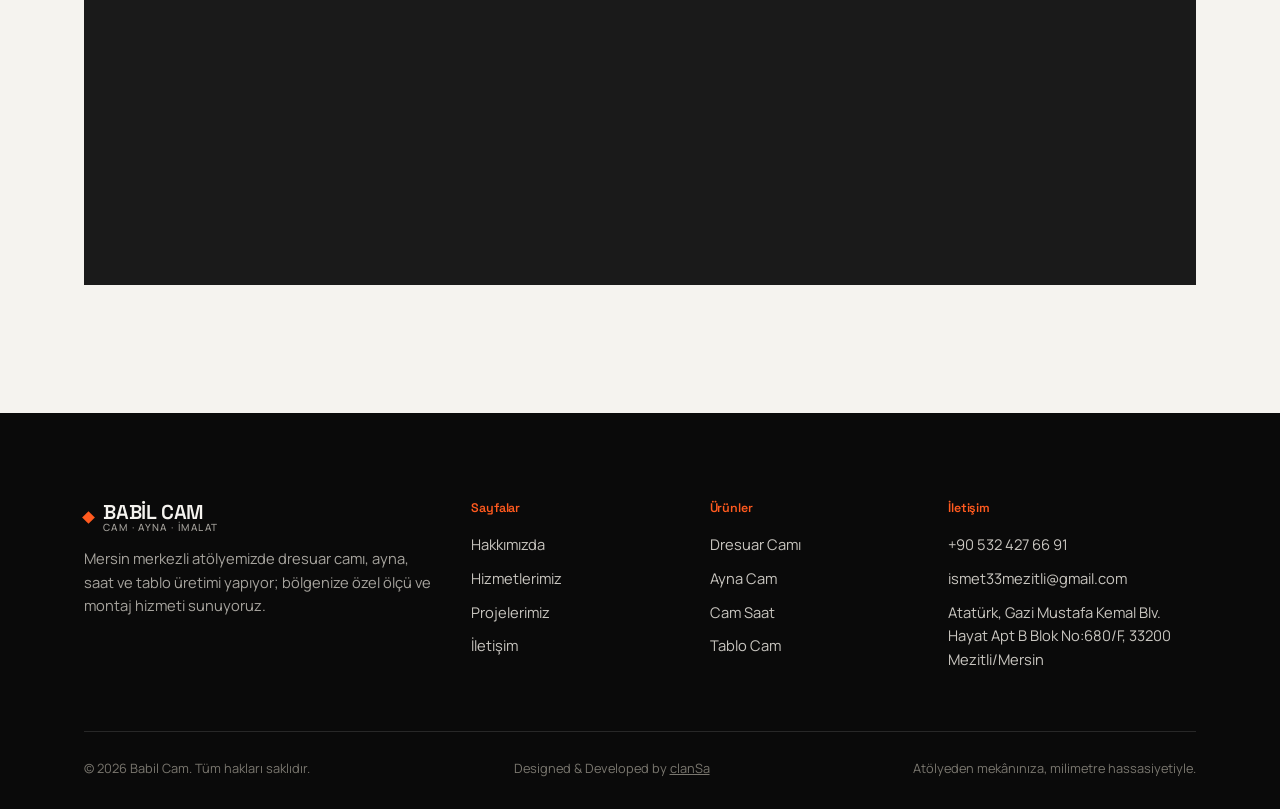
<file: iletisim.html>
<!DOCTYPE html>
<html lang="tr">
<head>
<meta charset="UTF-8">
<meta name="viewport" content="width=device-width, initial-scale=1.0">
<title>İletişim — Babil Cam</title>
<meta name="description" content="Ölçü, keşif ve üretim talepleriniz için Babil Cam ile iletişime geçin.">
<link rel="preconnect" href="https://fonts.googleapis.com">
<link rel="preconnect" href="https://fonts.gstatic.com" crossorigin>
<link href="https://fonts.googleapis.com/css2?family=Space+Grotesk:wght@500;600;700&family=Manrope:wght@400;500;600;700&display=swap" rel="stylesheet">
<link rel="stylesheet" href="style.css">
</head>
<body>

<header class="site-header">
  <div class="wrap">
    <a href="index.html" class="logo">
      <img src="babilcamlogo.webp" alt="Babil Cam" style="height: 48px; width: auto;">
    </a>
    <nav class="nav-main" id="nav-main">
      <a href="index.html">Anasayfa</a>
      <a href="hakkimizda.html">Hakkımızda</a>
      <a href="hizmetlerimiz.html">Hizmetlerimiz</a>
      <a href="projelerimiz.html">Projelerimiz</a>
      <a href="iletisim.html" aria-current="page">İletişim</a>
    </nav>
    <div class="nav-cta">
      <a href="tel:+905324276691">+90 532 427 66 91</a>
      <a href="iletisim.html" class="btn btn-primary">Teklif Al</a>
    </div>
    <button class="nav-toggle" aria-label="Menüyü aç" aria-expanded="false">
      <span></span><span></span><span></span>
    </button>
  </div>
</header>

<main>

  <section class="page-header">
    <div class="wrap">
      <span class="eyebrow">İletişim</span>
      <h1 style="max-width:14ch;">Ölçü ve keşif için bize ulaşın.</h1>
      <p class="lead" style="max-width:56ch;">Mekânınız için ücretsiz keşif talep edebilir, projeleriniz için doğrudan ustalarımızdan teklif alabilirsiniz.</p>
    </div>
  </section>

  <section class="section">
    <div class="wrap">
      <div class="contact-grid" data-reveal>
        
        <!-- İletişim Bilgileri (Sol Taraf) -->
        <div>
          <ul class="info-list">
            <li>
              <span class="k">Telefon</span>
              <a href="tel:+905324276691">+90 532 427 66 91</a>
            </li>
            <li>
              <span class="k">E-posta</span>
              <a href="mailto:ismet33mezitli@gmail.com">ismet33mezitli@gmail.com</a>
            </li>
            <li>
              <span class="k">Atölye Adresi</span>
              <p>Atatürk, Gazi Mustafa Kemal Blv. Hayat Apt B Blok No:680/F, 33200 Mezitli/Mersin<br>(Ziyaret öncesi aramanızı rica ederiz.)</p>
            </li>
            <li>
              <span class="k">Çalışma Saatleri</span>
              <p>Pzt - Cmt: 08:30 - 20:00<br>Pazar: Kapalı</p>
            </li>
          </ul>
        </div>

        <!-- İletişim Formu (Sağ Taraf) -->
        <div>
          <form id="contact-form">
            <div class="form-row">
              <div class="form-field">
                <label for="name">Ad Soyad</label>
                <input type="text" id="name" name="name" required placeholder="Adınız Soyadınız">
              </div>
              <div class="form-field">
                <label for="phone">Telefon</label>
                <input type="tel" id="phone" name="phone" required placeholder="05XX XXX XX XX">
              </div>
            </div>
            <div class="form-field">
              <label for="service">İlgilendiğiniz Ürün/Hizmet</label>
              <select id="service" name="service">
                <option value="dresuar">Dresuar Camı</option>
                <option value="ayna">Ayna İmalatı</option>
                <option value="tablo">Tablo Cam</option>
                <option value="saat">Cam Saat</option>
                <option value="diger">Diğer / Özel Ölçü</option>
              </select>
            </div>
            <div class="form-field">
              <label for="message">Mesajınız & Detaylar</label>
              <textarea id="message" name="message" rows="5" required placeholder="Ölçü, mekan detayı veya talebinizi buraya yazabilirsiniz..."></textarea>
            </div>
            <button type="submit" class="btn btn-primary">Mesajı Gönder</button>
            <p class="form-note">Talebiniz bize ulaştıktan sonra, en kısa sürede fiyat ve süreç bilgisi için dönüş yapacağız.</p>
          </form>
        </div>
        
      </div>
      
      <!-- Harita / Görsel Alanı -->
      <div class="map-block" data-reveal>
        <iframe src="https://www.google.com/maps/embed?pb=!1m18!1m12!1m3!1d3949.8495184857293!2d34.5433646!3d36.758421!2m3!1f0!2f0!3f0!3m2!1i1024!2i768!4f13.1!3m3!1m2!1s0x15278afa40fb6d45%3A0x6d5f118a952fec28!2sMezitli%20Babil%20Cam%202!5e1!3m2!1sen!2str!4v1789055374859!5m2!1sen!2str" width="1200" height="630" style="border:0;" allowfullscreen="" loading="lazy" referrerpolicy="strict-origin-when-cross-origin"></iframe>
      </div>

    </div>
  </section>

</main>

<footer class="site-footer">
  <div class="wrap">
    <div class="footer-top">
      <div class="footer-brand">
        <a href="index.html" class="logo" style="color:#f5f3ef;">
          <span class="dot"></span>
          <span class="logo-text">BABİL CAM<span class="sub" style="color:#a7a49e;">CAM · AYNA · İMALAT</span></span>
        </a>
        <p>Mersin merkezli atölyemizde dresuar camı, ayna, saat ve tablo üretimi yapıyor; bölgenize özel ölçü ve montaj hizmeti sunuyoruz.</p>
      </div>
      <div>
        <h4>Sayfalar</h4>
        <ul>
          <li><a href="hakkimizda.html">Hakkımızda</a></li>
          <li><a href="hizmetlerimiz.html">Hizmetlerimiz</a></li>
          <li><a href="projelerimiz.html">Projelerimiz</a></li>
          <li><a href="iletisim.html">İletişim</a></li>
        </ul>
      </div>
      <div>
        <h4>Ürünler</h4>
        <ul>
          <li><a href="projelerimiz.html">Dresuar Camı</a></li>
          <li><a href="projelerimiz.html">Ayna Cam</a></li>
          <li><a href="projelerimiz.html">Cam Saat</a></li>
          <li><a href="projelerimiz.html">Tablo Cam</a></li>
        </ul>
      </div>
      <div>
        <h4>İletişim</h4>
        <ul>
          <li><a href="tel:+905324276691">+90 532 427 66 91</a></li>
          <li><a href="mailto:ismet33mezitli@gmail.com">ismet33mezitli@gmail.com</a></li>
          <li>Atatürk, Gazi Mustafa Kemal Blv. Hayat Apt B Blok No:680/F, 33200 Mezitli/Mersin</li>
        </ul>
      </div>
    </div>
    <div class="footer-bottom">
      <span>© 2026 Babil Cam. Tüm hakları saklıdır.</span>
      <span>Designed & Developed by <a href="https://solo.to/clansa" target="_blank" rel="noopener nofollow"><u>clanSa</u></span>
      <span>Atölyeden mekânınıza, milimetre hassasiyetiyle.</span>
    </div>
  </div>
</footer>

<script src="script.js"></script>
</body>
</html>
</file>
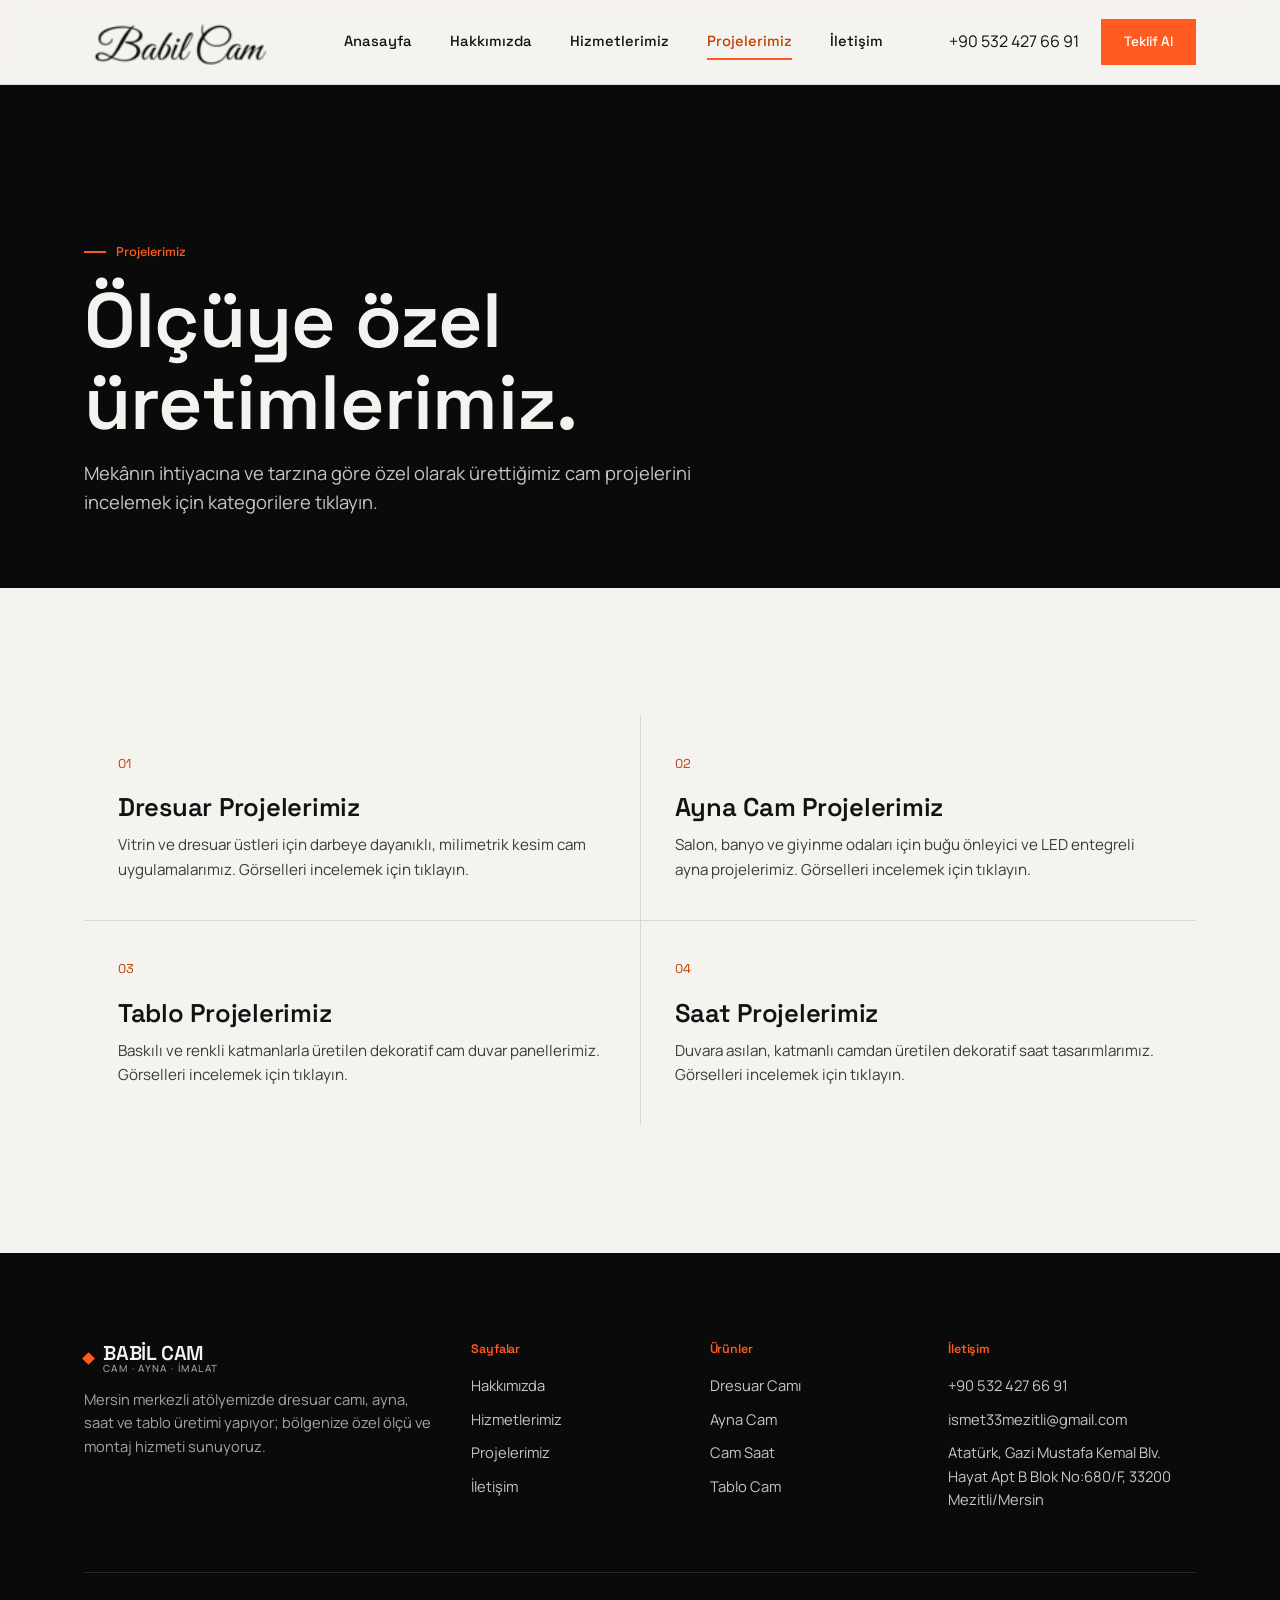
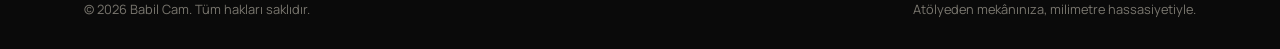
<file: projelerimiz.html>
<!DOCTYPE html>
<html lang="tr">
<head>
<meta charset="UTF-8">
<meta name="viewport" content="width=device-width, initial-scale=1.0">
<title>Projelerimiz — Babil Cam</title>
<meta name="description" content="Babil Cam atölyesinden çıkan dresuar, ayna, tablo ve saat projelerimizi inceleyin.">
<link rel="preconnect" href="https://fonts.googleapis.com">
<link rel="preconnect" href="https://fonts.gstatic.com" crossorigin>
<link href="https://fonts.googleapis.com/css2?family=Space+Grotesk:wght@500;600;700&family=Manrope:wght@400;500;600;700&display=swap" rel="stylesheet">
<link rel="stylesheet" href="style.css">

<style>
  /* --- Pop-up (Modal) Tasarımı (Performans Odaklı Güncelleme) --- */
  .modal-overlay {
    position: fixed; inset: 0; 
    background: rgba(10, 10, 10, 0.98); 
    z-index: 999; 
    display: flex; align-items: center; justify-content: center;
    opacity: 0; pointer-events: none; 
    transition: opacity 0.3s ease-out;
    will-change: opacity;
  }
  .modal-overlay.is-active { 
    opacity: 1; pointer-events: auto; 
  }
  .modal-container {
    background: var(--bone); 
    width: 95%; max-width: 1100px; max-height: 85vh;
    overflow-y: auto; position: relative; 
    padding: clamp(30px, 5vw, 60px); 
    border-top: 3px solid var(--orange);
    transform: translateY(30px);
    transition: transform 0.3s ease-out;
    will-change: transform;
  }
  .modal-overlay.is-active .modal-container {
    transform: translateY(0);
  }
  .modal-close {
    position: absolute; top: 20px; right: 20px; 
    font-family: var(--font-head); font-size: 0.85rem; font-weight: 600;
    color: var(--black); border: 1px solid var(--line-dark);
    padding: 10px 20px; cursor: pointer; background: transparent;
    transition: all 0.2s ease;
  }
  .modal-close:hover { 
    background: var(--black); color: var(--bone); border-color: var(--black);
  }
  .modal-title { 
    font-family: var(--font-head); font-size: clamp(1.8rem, 3vw, 2.4rem); 
    margin-bottom: 30px; color: var(--black); 
  }
  
  /* Fotoğraf Grid Alanı */
  .modal-grid { 
    display: grid; grid-template-columns: repeat(auto-fill, minmax(280px, 1fr)); gap: 16px; 
  }
  .modal-img-placeholder {
    aspect-ratio: 4/3; background: var(--stone); 
    display: flex; align-items: center; justify-content: center;
    font-family: var(--font-body); color: #7a776f; font-size: 0.9rem; 
    border: 1px dashed #a7a49e; overflow: hidden;
  }
  .modal-img-placeholder img { width: 100%; height: 100%; object-fit: cover; }
  
  .project-panel { cursor: pointer; }
</style>
</head>
<body>

<header class="site-header">
  <div class="wrap">
    <a href="index.html" class="logo">
      <img src="babilcamlogo.webp" alt="Babil Cam" style="height: 48px; width: auto;">
    </a>
    <nav class="nav-main" id="nav-main">
      <a href="index.html">Anasayfa</a>
      <a href="hakkimizda.html">Hakkımızda</a>
      <a href="hizmetlerimiz.html">Hizmetlerimiz</a>
      <a href="projelerimiz.html" aria-current="page">Projelerimiz</a>
      <a href="iletisim.html">İletişim</a>
    </nav>
    <div class="nav-cta">
      <a href="tel:+905324276691">+90 532 427 66 91</a>
      <a href="iletisim.html" class="btn btn-primary">Teklif Al</a>
    </div>
    <button class="nav-toggle" aria-label="Menüyü aç" aria-expanded="false">
      <span></span><span></span><span></span>
    </button>
  </div>
</header>

<main>

  <section class="page-header">
    <div class="wrap">
      <span class="eyebrow">Projelerimiz</span>
      <h1 style="max-width:18ch;">Ölçüye özel üretimlerimiz.</h1>
      <p class="lead" style="max-width:56ch;">Mekânın ihtiyacına ve tarzına göre özel olarak ürettiğimiz cam projelerini incelemek için kategorilere tıklayın.</p>
    </div>
  </section>

  <section class="section">
    <div class="wrap">
      <div class="grid grid-2">
        <!-- Dresuar -->
        <div class="panel project-panel" onclick="openModal('modal-dresuar')" data-reveal>
          <span class="panel-num">01</span>
          <h3>Dresuar Projelerimiz</h3>
          <p>Vitrin ve dresuar üstleri için darbeye dayanıklı, milimetrik kesim cam uygulamalarımız. Görselleri incelemek için tıklayın.</p>
        </div>
        
        <!-- Ayna -->
        <div class="panel project-panel" onclick="openModal('modal-ayna')" data-reveal>
          <span class="panel-num">02</span>
          <h3>Ayna Cam Projelerimiz</h3>
          <p>Salon, banyo ve giyinme odaları için buğu önleyici ve LED entegreli ayna projelerimiz. Görselleri incelemek için tıklayın.</p>
        </div>
        
        <!-- Tablo -->
        <div class="panel project-panel" onclick="openModal('modal-tablo')" data-reveal>
          <span class="panel-num">03</span>
          <h3>Tablo Projelerimiz</h3>
          <p>Baskılı ve renkli katmanlarla üretilen dekoratif cam duvar panellerimiz. Görselleri incelemek için tıklayın.</p>
        </div>
        
        <!-- Saat -->
        <div class="panel project-panel" onclick="openModal('modal-saat')" data-reveal>
          <span class="panel-num">04</span>
          <h3>Saat Projelerimiz</h3>
          <p>Duvara asılan, katmanlı camdan üretilen dekoratif saat tasarımlarımız. Görselleri incelemek için tıklayın.</p>
        </div>
      </div>
    </div>
  </section>

  <!-- ================= MODALS (POP-UP) ================= -->
  
  <!-- Dresuar Modal -->
  <div class="modal-overlay" id="modal-dresuar">
    <div class="modal-container">
      <button class="modal-close" onclick="closeModal('modal-dresuar')">KAPAT</button>
      <h2 class="modal-title">Dresuar Projelerimiz</h2>
      <!-- Dinamik olarak JS ile doldurulacak -->
      <div class="modal-grid" id="grid-dresuar"></div>
    </div>
  </div>

  <!-- Ayna Modal -->
  <div class="modal-overlay" id="modal-ayna">
    <div class="modal-container">
      <button class="modal-close" onclick="closeModal('modal-ayna')">KAPAT</button>
      <h2 class="modal-title">Ayna Cam Projelerimiz</h2>
      <!-- Dinamik olarak JS ile doldurulacak -->
      <div class="modal-grid" id="grid-ayna"></div>
    </div>
  </div>

  <!-- Tablo Modal (İleride eklenebilir diye yer tutucular bırakıldı) -->
  <div class="modal-overlay" id="modal-tablo">
    <div class="modal-container">
      <button class="modal-close" onclick="closeModal('modal-tablo')">KAPAT</button>
      <h2 class="modal-title">Tablo Projelerimiz</h2>
      <div class="modal-grid">
        <div class="modal-img-placeholder">Fotoğraf Eklenecek</div>
        <div class="modal-img-placeholder">Fotoğraf Eklenecek</div>
      </div>
    </div>
  </div>

  <!-- Saat Modal (İleride eklenebilir diye yer tutucular bırakıldı) -->
  <div class="modal-overlay" id="modal-saat">
    <div class="modal-container">
      <button class="modal-close" onclick="closeModal('modal-saat')">KAPAT</button>
      <h2 class="modal-title">Saat Projelerimiz</h2>
      <div class="modal-grid">
        <div class="modal-img-placeholder">Fotoğraf Eklenecek</div>
        <div class="modal-img-placeholder">Fotoğraf Eklenecek</div>
      </div>
    </div>
  </div>

</main>

<footer class="site-footer">
  <div class="wrap">
    <div class="footer-top">
      <div class="footer-brand">
        <a href="index.html" class="logo" style="color:#f5f3ef;">
          <span class="dot"></span>
          <span class="logo-text">BABİL CAM<span class="sub" style="color:#a7a49e;">CAM · AYNA · İMALAT</span></span>
        </a>
        <p>Mersin merkezli atölyemizde dresuar camı, ayna, saat ve tablo üretimi yapıyor; bölgenize özel ölçü ve montaj hizmeti sunuyoruz.</p>
      </div>
      <div>
        <h4>Sayfalar</h4>
        <ul>
          <li><a href="hakkimizda.html">Hakkımızda</a></li>
          <li><a href="hizmetlerimiz.html">Hizmetlerimiz</a></li>
          <li><a href="projelerimiz.html">Projelerimiz</a></li>
          <li><a href="iletisim.html">İletişim</a></li>
        </ul>
      </div>
      <div>
        <h4>Ürünler</h4>
        <ul>
          <li><a href="projelerimiz.html">Dresuar Camı</a></li>
          <li><a href="projelerimiz.html">Ayna Cam</a></li>
          <li><a href="projelerimiz.html">Cam Saat</a></li>
          <li><a href="projelerimiz.html">Tablo Cam</a></li>
        </ul>
      </div>
      <div>
        <h4>İletişim</h4>
        <ul>
          <li><a href="tel:+905324276691">+90 532 427 66 91</a></li>
          <li><a href="mailto:ismet33mezitli@gmail.com">ismet33mezitli@gmail.com</a></li>
          <li>Atatürk, Gazi Mustafa Kemal Blv. Hayat Apt B Blok No:680/F, 33200 Mezitli/Mersin</li>
        </ul>
      </div>
    </div>
    <div class="footer-bottom">
      <span>© 2026 Babil Cam. Tüm hakları saklıdır.</span>
      <span>Atölyeden mekânınıza, milimetre hassasiyetiyle.</span>
    </div>
  </div>
</footer>

<script src="script.js"></script>
<script>
  // Modal (Pop-up) Kontrolleri
  function getScrollbarWidth() {
    return window.innerWidth - document.documentElement.clientWidth;
  }

  function openModal(modalId) {
    const scrollbarWidth = getScrollbarWidth();
    document.body.style.paddingRight = scrollbarWidth + 'px';
    document.body.style.overflow = 'hidden'; 
    document.getElementById(modalId).classList.add('is-active');
  }
  
  function closeModal(modalId) {
    document.getElementById(modalId).classList.remove('is-active');
    setTimeout(() => {
      document.body.style.overflow = '';
      document.body.style.paddingRight = '';
    }, 300);
  }

  document.querySelectorAll('.modal-overlay').forEach(overlay => {
    overlay.addEventListener('click', function(e) {
      if(e.target === this) {
        closeModal(this.id);
      }
    });
  });

  // --- FOTOĞRAFLARI OTOMATİK YÜKLEYEN SCRİPT ---
  document.addEventListener('DOMContentLoaded', () => {
    
    // 1. Ayna/Cam Görselleri (cam klasörü, 1'den 57'ye kadar)
    const aynaGrid = document.getElementById('grid-ayna');
    if (aynaGrid) {
      let aynaHTML = '';
      for (let i = 1; i <= 57; i++) {
        aynaHTML += `
          <div class="modal-img-placeholder">
            <img src="cam/${i}.webp" loading="lazy" alt="Ayna Projesi ${i}">
          </div>
        `;
      }
      aynaGrid.innerHTML = aynaHTML;
    }

    // 2. Dresuar Görselleri (dresuar klasörü, 58'den 102'ye kadar)
    const dresuarGrid = document.getElementById('grid-dresuar');
    if (dresuarGrid) {
      let dresuarHTML = '';
      for (let i = 58; i <= 102; i++) {
        dresuarHTML += `
          <div class="modal-img-placeholder">
            <img src="dresuar/${i}.webp" loading="lazy" alt="Dresuar Projesi ${i}">
          </div>
        `;
      }
      dresuarGrid.innerHTML = dresuarHTML;
    }
    
  });
</script>
</body>
</html>
</file>
<file: style.css>
/* =========================================================
   BABİL CAM — Design System
   Kesilmiş cam motifi: diagonal kesim çizgileri, keskin köşeler,
   editoryal sol hizalı düzen. Yuvarlatılmış kart/gölge yok.
   ========================================================= */

   :root{
    --black: #0a0a0a;
    --ink: #121212;
    --charcoal: #1a1a1a;
    --panel: #171717;
    --white: #ffffff;
    --bone: #f5f3ef;
    --stone: #e7e4de;
    --orange: #ff5a1f;
    --orange-deep: #c43e00;
    --orange-pale: #ffb98f;
    --line: rgba(255,255,255,0.12);
    --line-dark: rgba(10,10,10,0.12);
  
    --font-head: 'Space Grotesk', sans-serif;
    --font-body: 'Manrope', sans-serif;
  
    --wrap: 1240px;
    --pad: clamp(20px, 5vw, 64px);
  
    --ease: cubic-bezier(.16,.84,.44,1);
  }
  
  *{ box-sizing: border-box; margin:0; padding:0; }
  html{ scroll-behavior: smooth; }
  
  @media (prefers-reduced-motion: reduce){
    html{ scroll-behavior:auto; }
    *{ animation-duration: 0.01ms !important; animation-iteration-count:1 !important; transition-duration:0.01ms !important; }
  }
  
  body{
    background: var(--bone);
    color: var(--ink);
    font-family: var(--font-body);
    font-size: 16px;
    line-height: 1.6;
    -webkit-font-smoothing: antialiased;
    overflow-x: hidden;
  }
  
  a{ color: inherit; text-decoration: none; }
  img,svg{ display:block; max-width:100%; }
  ul{ list-style:none; }
  button{ font: inherit; cursor:pointer; border:none; background:none; color:inherit; }
  
  .wrap{ max-width: var(--wrap); margin: 0 auto; padding: 0 var(--pad); }
  
  ::selection{ background: var(--orange); color: var(--white); }
  
  :focus-visible{
    outline: 2px solid var(--orange);
    outline-offset: 3px;
  }
  
  /* ---------- Typography ---------- */
  h1,h2,h3,h4{
    font-family: var(--font-head);
    font-weight: 600;
    line-height: 1.06;
    letter-spacing: -0.01em;
  }
  h1{ font-size: clamp(2.6rem, 6vw, 5.2rem); }
  h2{ font-size: clamp(2rem, 4vw, 3.2rem); }
  h3{ font-size: clamp(1.3rem, 2vw, 1.7rem); }
  
  p{ max-width: 62ch; }
  p.lead{ font-size: 1.15rem; color: #3c3a36; }
  
  .eyebrow{
    font-family: var(--font-head);
    font-size: 0.8rem;
    font-weight: 500;
    color: var(--orange-deep);
    display: inline-flex;
    align-items: center;
    gap: 10px;
    margin-bottom: 18px;
  }
  .eyebrow::before{
    content:"";
    width: 22px; height: 2px;
    background: var(--orange);
    display:inline-block;
  }
  
  /* ---------- Section rhythm ---------- */
  section{ position: relative; }
  .section{ padding: clamp(64px, 10vw, 128px) 0; }
  .section--dark{ background: var(--black); color: var(--bone); }
  .section--panel{ background: var(--stone); }
  
  /* diagonal cut divider between sections, like a cut glass edge */
  .cut{
    position: relative;
    height: 1px;
  }
  .cut-top{
    clip-path: polygon(0 100%, 100% 0, 100% 100%);
  }
  .cut-edge{
    position:absolute; top:0; left:0; right:0; height:64px;
    pointer-events:none;
  }
  
  /* ---------- Buttons ---------- */
  .btn{
    display: inline-flex;
    align-items: center;
    gap: 12px;
    padding: 16px 30px;
    font-family: var(--font-head);
    font-weight: 500;
    font-size: 0.95rem;
    border: 1px solid currentColor;
    position: relative;
    transition: color .35s var(--ease);
    isolation: isolate;
  }
  .btn::before{
    content:"";
    position:absolute; inset:0;
    background: var(--orange);
    z-index:-1;
    clip-path: polygon(0 0, 0 0, 0 100%, 0 100%);
    transition: clip-path .45s var(--ease);
  }
  .btn:hover::before{
    clip-path: polygon(0 0, 100% 0, 100% 100%, 0 100%);
  }
  .btn:hover{ color: var(--white); border-color: var(--orange); }
  .btn-primary{
    background: var(--orange);
    border-color: var(--orange);
    color: var(--white);
  }
  .btn-primary::before{ background: var(--black); }
  .btn-primary:hover{ color:var(--white); border-color:var(--black); }
  
  .btn-ghost{ color: var(--bone); }
  .btn-ghost::before{ background: var(--orange); }
  
  /* ---------- Header / Nav ---------- */
  .site-header{
    position: sticky;
    top: 0;
    z-index: 100;
    background: rgba(245,243,239,0.86);
    backdrop-filter: blur(10px);
    border-bottom: 1px solid var(--line-dark);
  }
  .site-header .wrap{
    display:flex;
    align-items:center;
    justify-content:space-between;
    height: 84px;
  }
  .logo{
    font-family: var(--font-head);
    font-weight: 600;
    font-size: 1.25rem;
    letter-spacing: -0.01em;
    display:flex;
    align-items:center;
    gap:10px;
  }
  .logo .dot{
    width:9px; height:9px;
    background: var(--orange);
    display:inline-block;
    transform: rotate(45deg);
  }
  .logo span.sub{
    font-family: var(--font-body);
    font-weight: 500;
    font-size: 0.62rem;
    letter-spacing: 0.14em;
    color: #6b6862;
    display:block;
    margin-top: 1px;
  }
  .logo-text{ display:flex; flex-direction:column; line-height:1; }
  
  .nav-main{
    display:flex;
    align-items:center;
    gap: clamp(18px, 3vw, 38px);
  }
  .nav-main a{
    font-family: var(--font-head);
    font-size: 0.92rem;
    font-weight: 500;
    position: relative;
    padding: 6px 0;
  }
  .nav-main a::after{
    content:"";
    position:absolute; left:0; bottom:0;
    width:0; height:2px;
    background: var(--orange);
    transition: width .3s var(--ease);
  }
  .nav-main a:hover::after,
  .nav-main a[aria-current="page"]::after{ width:100%; }
  .nav-main a[aria-current="page"]{ color: var(--orange-deep); }
  
  .nav-cta{ display:flex; align-items:center; gap:22px; }
  .nav-cta .btn{ padding: 11px 22px; font-size:0.85rem; }
  
  .nav-toggle{
    display:none;
    flex-direction:column;
    gap:5px;
    width:28px;
    z-index: 200;
  }
  .nav-toggle span{
    height:2px; background: var(--ink); display:block;
    transition: transform .3s var(--ease), opacity .3s var(--ease);
  }
  
  @media (max-width: 880px){
    .nav-main{
      position: fixed; inset: 0 0 0 30%;
      background: var(--black);
      color: var(--bone);
      flex-direction:column;
      justify-content:center;
      align-items:flex-start;
      padding: 0 40px;
      transform: translateX(100%);
      transition: transform .5s var(--ease);
      gap: 28px;
    }
    .nav-main.open{ transform: translateX(0); }
    .nav-main a{ font-size: 1.5rem; color: var(--bone); }
    .nav-cta{ display:none; }
    .nav-toggle{ display:flex; }
    .nav-toggle.open span:nth-child(1){ transform: translateY(7px) rotate(45deg); }
    .nav-toggle.open span:nth-child(2){ opacity:0; }
    .nav-toggle.open span:nth-child(3){ transform: translateY(-7px) rotate(-45deg); }
  }
  
  /* ---------- Hero ---------- */
  .hero{
    background: var(--black);
    color: var(--bone);
    padding: clamp(70px,12vw,140px) 0 clamp(50px,8vw,90px);
    position: relative;
    overflow:hidden;
  }
  .hero .wrap{
    display:grid;
    grid-template-columns: 1.15fr 0.85fr;
    gap: clamp(30px,5vw,60px);
    align-items:end;
  }
  .hero-copy p.lead{ color:#c9c6c0; margin-top:22px; }
  .hero-actions{ display:flex; gap:18px; margin-top:40px; flex-wrap:wrap; }
  .hero-figure{ position:relative; }
  .hero-figure svg{ width:100%; height:auto; }
  
  .hero-stats{
    margin-top: 56px;
    display:flex;
    gap: clamp(24px,4vw,56px);
    border-top: 1px solid var(--line);
    padding-top: 26px;
    flex-wrap:wrap;
  }
  .hero-stats .stat b{
    font-family: var(--font-head);
    font-size: 2rem;
    display:block;
    color: var(--orange);
  }
  .hero-stats .stat span{
    font-size: 0.82rem;
    color:#a7a49e;
  }
  
  @media (max-width: 880px){
    .hero .wrap{ grid-template-columns: 1fr; }
    .hero-figure{ order:-1; max-width: 320px; }
  }
  
  /* ---------- Breadcrumb / page header (inner pages) ---------- */
  .page-header{
    background: var(--black);
    color: var(--bone);
    padding: 150px 0 70px;
    position: relative;
  }
  .page-header .eyebrow{ color: var(--orange); }
  .page-header p.lead{ color:#c9c6c0; margin-top: 16px; }
  
  /* ---------- Grid / cards (diagonal-cut panels, not rounded cards) ---------- */
  .grid{ display:grid; gap: 1px; background: var(--line-dark); }
  .grid-3{ grid-template-columns: repeat(3,1fr); }
  .grid-4{ grid-template-columns: repeat(4,1fr); }
  .grid-2{ grid-template-columns: repeat(2,1fr); }
  
  @media (max-width: 900px){
    .grid-3, .grid-4{ grid-template-columns: repeat(2,1fr); }
  }
  @media (max-width: 620px){
    .grid-2, .grid-3, .grid-4{ grid-template-columns: 1fr; }
  }
  
  .panel{
    background: var(--bone);
    padding: 38px 34px;
    position: relative;
    transition: background .35s var(--ease), color .35s var(--ease);
  }
  .panel:hover{ background: var(--black); color: var(--bone); }
  .panel:hover .panel-num{ color: var(--orange); }
  .panel:hover .panel-icon{ opacity:1; transform: translateY(0); }
  .panel-num{
    font-family: var(--font-head);
    font-size: 0.8rem;
    color: var(--orange-deep);
    margin-bottom: 20px;
    display:block;
  }
  .panel h3{ margin-bottom: 12px; }
  .panel p{ font-size: 0.95rem; color:inherit; opacity:.82; }
  
  /* ---------- Section head pattern ---------- */
  .section-head{
    display:flex;
    justify-content:space-between;
    align-items:flex-end;
    gap: 30px;
    margin-bottom: clamp(36px,5vw,64px);
    flex-wrap:wrap;
  }
  .section-head h2{ max-width: 14ch; }
  .section-head p{ max-width: 40ch; }
  
  /* ---------- Process steps (real sequence -> numbered) ---------- */
  .process{
    display:grid;
    grid-template-columns: repeat(4,1fr);
    gap: 0;
    border-top: 1px solid var(--line-dark);
  }
  .process li{
    padding: 30px 26px;
    border-right: 1px solid var(--line-dark);
    border-bottom: 1px solid var(--line-dark);
    position:relative;
  }
  .process li:last-child{ border-right:none; }
  .process .step-num{
    font-family: var(--font-head);
    font-size: 0.85rem;
    color: var(--orange-deep);
    margin-bottom: 14px;
    display:block;
  }
  @media (max-width: 900px){
    .process{ grid-template-columns: repeat(2,1fr); }
  }
  @media (max-width: 560px){
    .process{ grid-template-columns: 1fr; }
    .process li{ border-right:none; }
  }
  
  /* ---------- Gallery / projects ---------- */
  .filters{
    display:flex;
    gap: 10px;
    flex-wrap: wrap;
    margin-bottom: 40px;
  }
  .filter-btn{
    padding: 10px 20px;
    border: 1px solid var(--line-dark);
    font-family: var(--font-head);
    font-size: 0.85rem;
    font-weight: 500;
    transition: all .3s var(--ease);
  }
  .filter-btn:hover{ border-color: var(--orange); }
  .filter-btn[aria-pressed="true"]{
    background: var(--black);
    color: var(--white);
    border-color: var(--black);
  }
  
  .gallery{
    display:grid;
    grid-template-columns: repeat(3,1fr);
    gap: 2px;
  }
  @media (max-width: 920px){ .gallery{ grid-template-columns: repeat(2,1fr); } }
  @media (max-width: 580px){ .gallery{ grid-template-columns: 1fr; } }
  
  .g-item{
    background: var(--white);
    border: 1px solid var(--line-dark);
    overflow:hidden;
    opacity:1;
    transform: scale(1);
    transition: opacity .35s var(--ease), transform .35s var(--ease);
  }
  .g-item.is-hidden{
    opacity:0;
    transform: scale(.96);
    position:absolute;
    pointer-events:none;
    height:0; width:0; overflow:hidden;
  }
  .g-figure{
    aspect-ratio: 4/3;
    background: var(--stone);
    display:flex; align-items:center; justify-content:center;
    overflow:hidden;
  }
  .g-figure svg{ width: 78%; height:78%; transition: transform .6s var(--ease); }
  .g-item:hover .g-figure svg{ transform: scale(1.06) rotate(-1deg); }
  .g-body{ padding: 22px 24px 26px; }
  .g-body .tag{
    font-family: var(--font-head);
    font-size: 0.72rem;
    color: var(--orange-deep);
    letter-spacing: .02em;
    display:block;
    margin-bottom: 8px;
  }
  .g-body h3{ font-size: 1.1rem; margin-bottom: 8px; }
  .g-body p{ font-size: 0.88rem; color:#57544e; }
  
  /* ---------- Quote / feature strip ---------- */
  .strip{
    background: var(--orange);
    color: var(--black);
    padding: clamp(40px,6vw,64px) 0;
  }
  .strip .wrap{
    display:flex;
    align-items:center;
    justify-content:space-between;
    gap: 30px;
    flex-wrap:wrap;
  }
  .strip h2{ font-size: clamp(1.6rem,3vw,2.3rem); max-width: 20ch; }
  
  /* ---------- Values / two column with figure ---------- */
  .split{
    display:grid;
    grid-template-columns: 1fr 1fr;
    gap: clamp(30px,6vw,80px);
    align-items:center;
  }
  .split.reverse .split-figure{ order: 2; }
  @media (max-width: 860px){
    .split{ grid-template-columns: 1fr; }
    .split.reverse .split-figure{ order: -1; }
  }
  .split-figure{
    background: var(--stone);
    aspect-ratio: 1/1;
    display:flex; align-items:center; justify-content:center;
    position:relative;
  }
  .split-figure svg{ width:60%; }
  .split-figure::before{
    content:"";
    position:absolute; inset:16px;
    border: 1px solid var(--line-dark);
  }
  
  /* ---------- Contact ---------- */
  .contact-grid{
    display:grid;
    grid-template-columns: 1fr 1.1fr;
    gap: clamp(30px,5vw,64px);
  }
  @media (max-width: 860px){ .contact-grid{ grid-template-columns:1fr; } }
  
  .info-list li{
    padding: 22px 0;
    border-bottom: 1px solid var(--line-dark);
  }
  .info-list li span.k{
    font-family: var(--font-head);
    font-size: 0.78rem;
    color: var(--orange-deep);
    display:block;
    margin-bottom: 6px;
  }
  .info-list li a, .info-list li p{ font-size:1.02rem; }
  
  .form-field{ margin-bottom: 22px; }
  .form-field label{
    display:block;
    font-family: var(--font-head);
    font-size: 0.8rem;
    margin-bottom: 8px;
  }
  .form-field input, .form-field textarea, .form-field select{
    width:100%;
    padding: 14px 16px;
    background: var(--white);
    border: 1px solid var(--line-dark);
    font-family: var(--font-body);
    font-size: 0.95rem;
    color: var(--ink);
    transition: border-color .25s var(--ease);
  }
  .form-field input:focus, .form-field textarea:focus, .form-field select:focus{
    border-color: var(--orange);
    outline: none;
  }
  .form-row{ display:grid; grid-template-columns:1fr 1fr; gap:18px; }
  @media (max-width:560px){ .form-row{ grid-template-columns:1fr; } }
  .form-note{ font-size:0.8rem; color:#6b6862; margin-top:10px; }
  
  .map-block{
    aspect-ratio: 16/9;
    background: var(--charcoal);
    color:#a7a49e;
    display:flex; align-items:center; justify-content:center;
    font-family: var(--font-head);
    font-size: 0.85rem;
    position:relative;
    overflow:hidden;
    margin-top: 36px;
  }
  
  /* ---------- Footer ---------- */
  .site-footer{
    background: var(--black);
    color: var(--bone);
    padding: clamp(56px,7vw,90px) 0 30px;
  }
  .footer-top{
    display:grid;
    grid-template-columns: 1.4fr 0.8fr 0.8fr 1fr;
    gap: 40px;
    padding-bottom: 50px;
    border-bottom: 1px solid var(--line);
  }
  @media (max-width: 780px){
    .footer-top{ grid-template-columns: 1fr 1fr; }
  }
  .footer-top h4{
    font-size: 0.78rem;
    font-family: var(--font-head);
    color: var(--orange);
    margin-bottom: 18px;
  }
  .footer-top li{ margin-bottom: 10px; font-size: 0.92rem; color:#c9c6c0; }
  .footer-top li a:hover{ color: var(--orange); }
  .footer-brand p{ color:#a7a49e; font-size: 0.92rem; margin-top:14px; }
  .footer-bottom{
    display:flex; justify-content:space-between; align-items:center;
    padding-top: 26px; flex-wrap:wrap; gap:14px;
    font-size: 0.8rem; color:#7a776f;
  }
  
  /* ---------- Scroll reveal (single orchestrated pattern) ---------- */
  [data-reveal]{
    opacity: 0;
    transform: translateY(18px);
    transition: opacity .7s var(--ease), transform .7s var(--ease);
  }
  [data-reveal].in-view{ opacity:1; transform: translateY(0); }
  
  /* ---------- Marquee (hero-only orchestrated motion) ---------- */
  .marquee{
    border-top: 1px solid var(--line-dark);
    border-bottom: 1px solid var(--line-dark);
    overflow:hidden;
    padding: 18px 0;
    background: var(--bone);
  }
  .marquee-track{
    display:flex;
    width: max-content;
    gap: 48px;
    animation: marquee 28s linear infinite;
  }
  .marquee-track span{
    font-family: var(--font-head);
    font-size: 0.95rem;
    color: #6b6862;
    white-space:nowrap;
    display:flex; align-items:center; gap:14px;
  }
  .marquee-track span::after{
    content:"✦";
    color: var(--orange);
    font-size: 0.7rem;
  }
  @keyframes marquee{
    from{ transform: translateX(0); }
    to{ transform: translateX(-50%); }
  }
</file>
